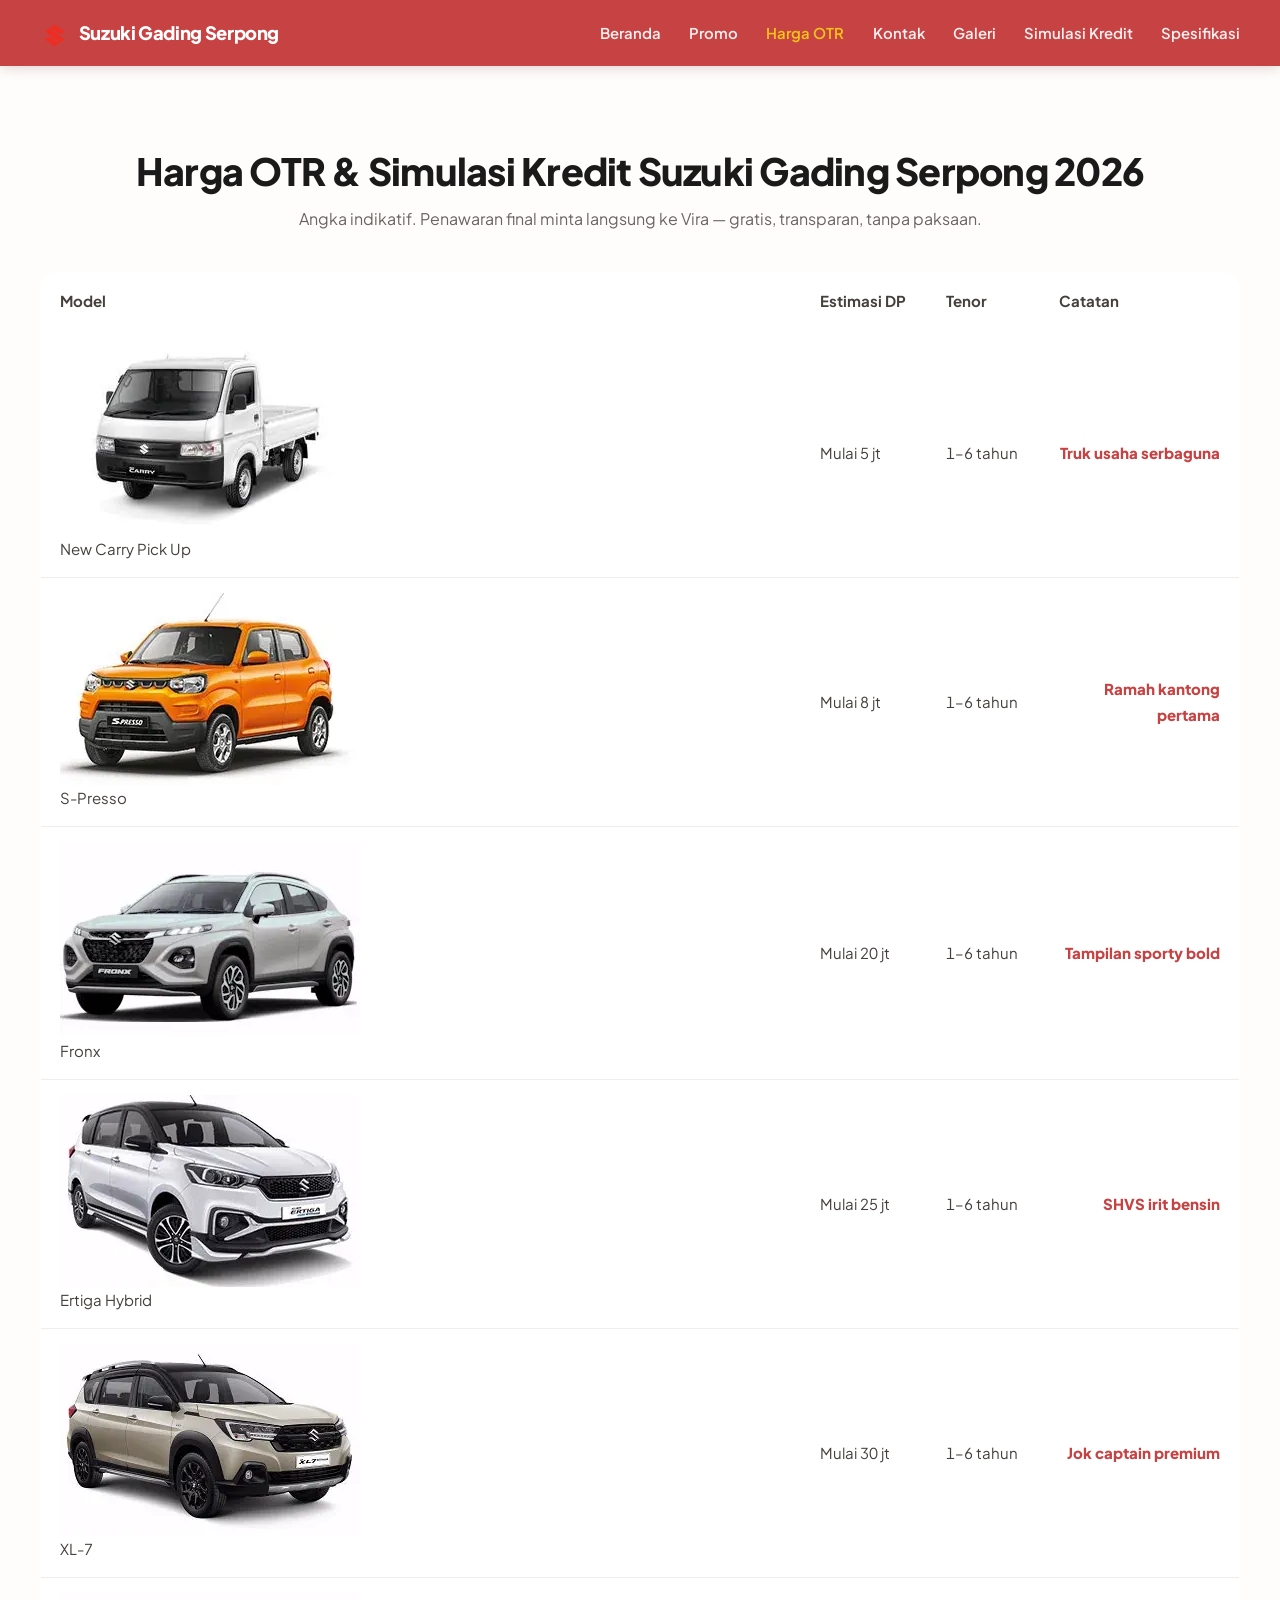
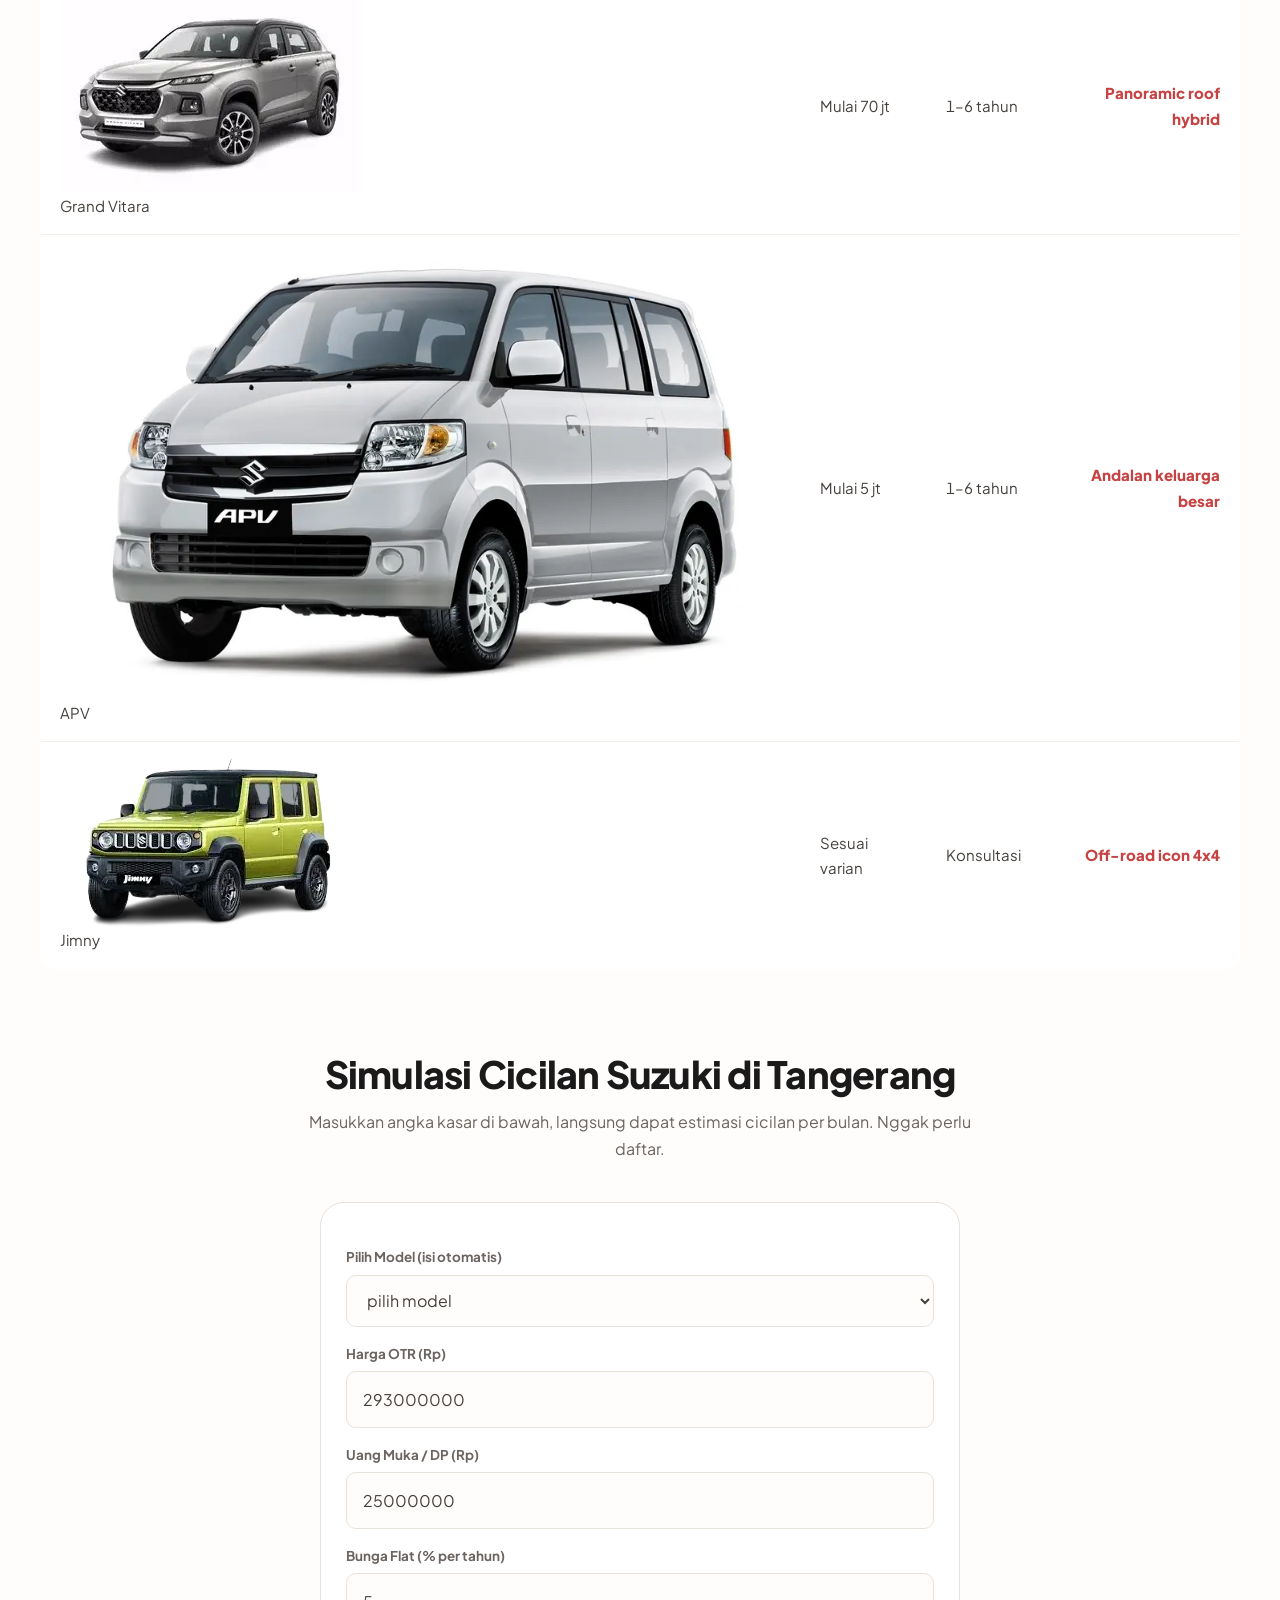
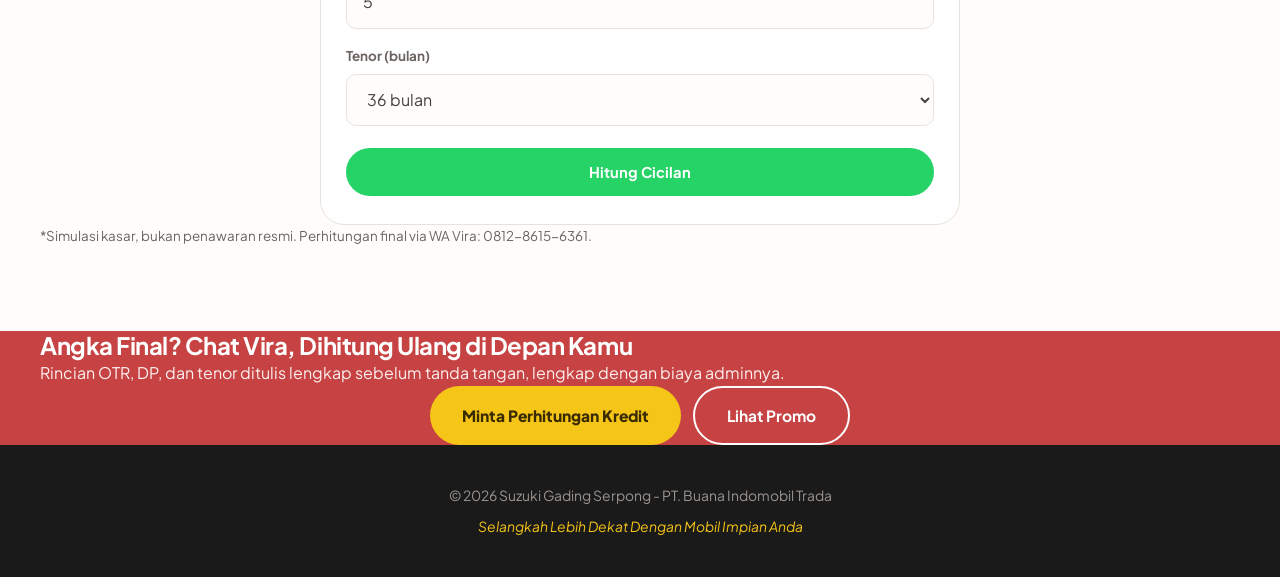
<file: harga/index.html>
<!DOCTYPE html>
<html lang="id">
<head><!-- Google Tag Manager -->
<script>(function(w,d,s,l,i){w[l]=w[l]||[];w[l].push({'gtm.start': new Date().getTime(),event:'gtm.js'});var f=d.getElementsByTagName(s)[0],j=d.createElement(s),dl=l!='dataLayer'?'&l='+l:'';j.async=true;j.src='https://www.googletagmanager.com/gtm.js?id='+i+dl;f.parentNode.insertBefore(j,f);})(window,document,'script','dataLayer','GTM-KRLQBGF9');</script>
<!-- End Google Tag Manager -->
<!--GTM_HEAD_MARKER-->


    <meta charset="UTF-8" />
    <meta name="viewport" content="width=device-width, initial-scale=1.0, viewport-fit=cover"/>
    <meta name="theme-color" content="#1a1a1a">
    <meta name="mobile-web-app-capable" content="yes">
    <meta name="apple-mobile-web-app-capable" content="yes">
    <meta name="apple-mobile-web-app-status-bar-style" content="default">

    <title>Harga OTR Suzuki Gading Serpong | Vira Shalim 0812-8615-6361</title>
    <meta name="description" content="Harga OTR &amp; simulasi kredit Suzuki Gading Serpong 2026: 8 model lengkap. Hitung DP &amp; cicilan online, konsultasi gratis bareng Vira 0812-8615-6361." />

    <meta property="og:title" content="Harga OTR & Simulasi Kredit Suzuki Gading Serpong - Vira" />
    <meta property="og:description" content="Estimasi harga OTR & cicilan Suzuki Gading Serpong Tangerang. Simulasi online, DP ringan mulai 5 jutaan. Chat Vira 0812-8615-6361." />
    <meta property="og:image" content="https://vira-suzukigadingserpong.com/assets/img/vira-apv-gadingserpong.webp" />
    <meta property="og:url" content="https://vira-suzukigadingserpong.com/harga/" />
    <meta property="og:type" content="website" />
    <meta name="twitter:card" content="summary_large_image" />
    <meta name="twitter:title" content="Harga OTR & Simulasi Kredit Suzuki Gading Serpong - Vira" />
    <meta name="twitter:description" content="Estimasi harga OTR & cicilan Suzuki Gading Serpong Tangerang. Simulasi online, DP ringan mulai 5 jutaan. Chat Vira 0812-8615-6361." />
    <meta name="twitter:image" content="https://vira-suzukigadingserpong.com/assets/img/vira-apv-gadingserpong.webp" />

    <meta name="keywords" content="harga otr suzuki gading serpong, sales cantik suzuki harga, sales suzuki terpercaya, simulasi kredit suzuki tangerang, suzuki xl7 harga otr, harga suzuki fronx, harga apv suzuki, harga murah, dp ringan, promo terbaru" />

    <meta name="geo.region" content="ID-BT" />
    <meta name="geo.placename" content="Gading Serpong, Tangerang, Banten" />
    <meta name="geo.position" content="-6.248887;106.623416" />
    <meta name="ICBM" content="-6.248887, 106.623416" />

    <link rel="canonical" href="https://vira-suzukigadingserpong.com/harga/" />
    <meta name="robots" content="index, follow">

    <link rel="icon" href="../assets/img/favicon.png" type="image/png">
    <link rel="apple-touch-icon" href="../assets/img/favicon.png">
    <link rel="shortcut icon" href="../assets/img/favicon.png" type="image/png">
    <link rel="icon" href="../assets/img/favicon.ico">

    <meta name="google-site-verification" content="gso8LGeeAhzVonB09ZYq0PQZOcu2CU7M05oWY5lladQ" />

    <link href='https://unpkg.com/boxicons@2.1.4/css/boxicons.min.css' rel='stylesheet'>

    <link rel="preconnect" href="https://fonts.googleapis.com">
    <link rel="preconnect" href="https://fonts.gstatic.com" crossorigin>
    <link href="https://fonts.googleapis.com/css2?family=Plus+Jakarta+Sans:wght@400;500;600;700;800&display=swap" rel="stylesheet" media="print" onload="this.media='all'">
    <noscript><link href="https://fonts.googleapis.com/css2?family=Plus+Jakarta+Sans:wght@400;500;600;700;800&display=swap" rel="stylesheet"></noscript>

    <link rel="stylesheet" href="/assets/css/styles.css">
    <link rel="stylesheet" href="/assets/css/app-mobile.css">
</head>
<body><!--GTM_NOSCRIPT_MARKER-->
<noscript><iframe src="https://www.googletagmanager.com/ns.html?id=GTM-KRLQBGF9"
  height="0" width="0" style="display:none;visibility:hidden"></iframe></noscript>

    <header class="header">
        <div class="container nav">
            <a href="/" class="nav__logo"><i class='bx '><img width="30" height="30" loading="eager" src="../assets/img/logosuzuki.webp" alt="Logo Suzuki" style="width: 30px; height: 30px; padding-top: 5px;"></i> Suzuki Gading Serpong</a>
            <button type="button" class="nav__more" id="navMoreBtn" aria-label="Buka menu lainnya" aria-expanded="false"><i class='bx bx-dots-horizontal-rounded'></i></button>
            <ul class="nav__list">
                <li><a href="/" class="nav__link">Beranda</a></li>
                <li><a href="/promo/" class="nav__link">Promo</a></li>
                <li><a href="/harga/" class="nav__link active">Harga OTR</a></li>
                <li><a href="/contact/" class="nav__link">Kontak</a></li>
                <li><a href="/gallery/" class="nav__link">Galeri</a></li>
                <li><a href="/simulasi-kredit/" class="nav__link">Simulasi Kredit</a></li>
                <li><a href="/spesifikasi/" class="nav__link">Spesifikasi</a></li>
            </ul>
        </div>
        <nav class="nav__drop" id="navDrop" aria-label="Menu lengkap">
            <a href="/"><i class="bx bxs-home"></i>Beranda</a>
            <a href="/promo/"><i class="bx bxs-megaphone"></i>Promo</a>
            <a href="/harga/"><i class="bx bx-purchase-tag-alt"></i>Harga OTR</a>
            <a href="/contact/"><i class="bx bxs-phone-call"></i>Kontak</a>
            <a href="/gallery/"><i class="bx bxs-photo-album"></i>Galeri</a>
            <a href="/simulasi-kredit/"><i class="bx bx-calculator"></i>Simulasi</a>
            <a href="/spesifikasi/"><i class="bx bx-list-ul"></i>Spesifikasi</a>
        </nav>
    </header>

    <section class="page">
        <div class="container">
            <h1 class="section__title">Harga OTR &amp; Simulasi Kredit Suzuki Gading Serpong 2026</h1>
            <p class="section__subtitle">Angka indikatif. Penawaran final minta langsung ke Vira &mdash; gratis, transparan, tanpa paksaan.</p>

            <div style="overflow-x:auto;">
                <table class="price-table">
                    <thead><tr><th>Model</th><th>Estimasi DP</th><th>Tenor</th><th>Catatan</th></tr></thead>
                    <tbody>
                        <tr><td><img loading="lazy" src="../assets/img/carry-pickup.webp" alt="Suzuki New Carry Pick Up Tangerang" />New Carry Pick Up</td><td>Mulai 5 jt</td><td>1&ndash;6 tahun</td><td>Truk usaha serbaguna</td></tr>
                        <tr><td><img loading="lazy" src="../assets/img/s-presso.webp" alt="Suzuki S-Presso Tangerang" />S-Presso</td><td>Mulai 8 jt</td><td>1&ndash;6 tahun</td><td>Ramah kantong pertama</td></tr>
                        <tr><td><img loading="lazy" src="../assets/img/suzuki-fronx.webp" alt="Suzuki Fronx Tangerang" />Fronx</td><td>Mulai 20 jt</td><td>1&ndash;6 tahun</td><td>Tampilan sporty bold</td></tr>
                        <tr><td><img loading="lazy" src="../assets/img/suzuki-ertiga.webp" alt="Suzuki Ertiga Hybrid Tangerang" />Ertiga Hybrid</td><td>Mulai 25 jt</td><td>1&ndash;6 tahun</td><td>SHVS irit bensin</td></tr>
                        <tr><td><img loading="lazy" src="../assets/img/suzuki-xl7.webp" alt="Suzuki XL-7 Tangerang" />XL-7</td><td>Mulai 30 jt</td><td>1&ndash;6 tahun</td><td>Jok captain premium</td></tr>
                        <tr><td><img loading="lazy" src="../assets/img/grand-vitara.webp" alt="Suzuki Grand Vitara Tangerang" />Grand Vitara</td><td>Mulai 70 jt</td><td>1&ndash;6 tahun</td><td>Panoramic roof hybrid</td></tr>
                        <tr><td><img loading="lazy" src="../assets/img/vira-apv-gadingserpong.webp" alt="Suzuki APV Tangerang" />APV</td><td>Mulai 5 jt</td><td>1&ndash;6 tahun</td><td>Andalan keluarga besar</td></tr>
                        <tr><td><img loading="lazy" src="../assets/img/jimny.webp" alt="Suzuki Jimny Tangerang" />Jimny</td><td>Sesuai varian</td><td>Konsultasi</td><td>Off-road icon 4x4</td></tr>
                    </tbody>
                </table>
            </div>
        </div>
    </section>

    <section class="page" style="padding-top:0;">
        <div class="container">
            <h2 class="section__title">Simulasi Cicilan Suzuki di Tangerang</h2>
            <p class="section__subtitle">Masukkan angka kasar di bawah, langsung dapat estimasi cicilan per bulan. Nggak perlu daftar.</p>

            <div class="calc">
                <label for="cModel">Pilih Model (isi otomatis)</label>
                <select id="cModel" onchange="setModel(this.value)">
                    <option value=""> pilih model </option>
                    <option value="130000000">New Carry Pick Up (OTR ±130 jt)</option>
                    <option value="150000000">S-Presso (OTR ±150 jt)</option>
                    <option value="240000000">Fronx (OTR ±240 jt)</option>
                    <option value="230000000">Ertiga Hybrid (OTR ±230 jt)</option>
                    <option value="250000000">XL-7 (OTR ±250 jt)</option>
                    <option value="350000000">Grand Vitara (OTR ±350 jt)</option>
                    <option value="160000000">APV (OTR ±160 jt)</option>
                    <option value="400000000">Jimny (OTR ±400 jt)</option>
                </select>

                <label for="cOtr">Harga OTR (Rp)</label>
                <input id="cOtr" type="number" min="0" step="1000000" placeholder="contoh: 293000000" value="293000000" />

                <label for="cDp">Uang Muka / DP (Rp)</label>
                <input id="cDp" type="number" min="0" step="500000" placeholder="contoh: 25000000" value="25000000" />

                <label for="cBunga">Bunga Flat (% per tahun)</label>
                <input id="cBunga" type="number" min="0" step="0.1" placeholder="contoh: 5" value="5" />

                <label for="cTenor">Tenor (bulan)</label>
                <select id="cTenor">
                    <option value="12">12 bulan</option>
                    <option value="24">24 bulan</option>
                    <option value="36" selected>36 bulan</option>
                    <option value="48">48 bulan</option>
                    <option value="60">60 bulan</option>
                    <option value="72">72 bulan</option>
                </select>

                <button class="btn-whatsapp" type="button" onclick="hitung()">Hitung Cicilan</button>
                <div class="calc-out" id="cOut"></div>
            </div>

            <p class="note">*Simulasi kasar, bukan penawaran resmi. Perhitungan final via WA Vira: 0812-8615-6361.</p>
        </div>
    </section>

    <section class="cta-band">
        <div class="container">
            <h2>Angka Final? Chat Vira, Dihitung Ulang di Depan Kamu</h2>
            <p>Rincian OTR, DP, dan tenor ditulis lengkap sebelum tanda tangan, lengkap dengan biaya adminnya.</p>
            <div class="cta-links">
                <a class="btn-light" href="https://wa.me/6281286156361?text=hallo%20kak%20Vira%2C%20mau%20tanya%20untuk%20unit%20suzukinya" target="_blank" rel="noopener">Minta Perhitungan Kredit</a>
                <a class="btn-ghost" href="/promo/">Lihat Promo</a>
            </div>
        </div>
    </section>

    <footer class="footer">
        <div class="container">
            <p>&copy; 2026 Suzuki Gading Serpong - PT. Buana Indomobil Trada</p>
            <p class="quote">Selangkah Lebih Dekat Dengan Mobil Impian Anda</p>
        </div>
    </footer>

    <script src="../assets/js/calc-core.js"></script>
    <script src="../assets/js/calc.js"></script>

    <script type="application/ld+json">
    {
        "@context": "https://schema.org",
        "@type": "AutoDealer",
        "name": "Dealer Resmi Suzuki Gading Serpong",
        "image": "https://vira-suzukigadingserpong.com/assets/img/vira-apv-gadingserpong.webp",
        "url": "https://vira-suzukigadingserpong.com/",
        "telephone": [
        {
            "@type": "ContactPoint",
            "telephone": "+6281286156361",
            "contactType": "sales"
        },
        {
            "@type": "ContactPoint",
            "telephone": "+628138246131",
            "contactType": "sales"
        }
        ],
        "priceRange": "Rp 150.000.000 - Rp 500.000.000",
        "address": {
            "@type": "PostalAddress",
            "streetAddress": "Jl. Boulevard Kav. CBD Blok M5 No. 25-26",
            "addressLocality": "Tangerang",
            "addressRegion": "Banten",
            "postalCode": "15345",
            "addressCountry": "ID"
        },
        "geo": {
            "@type": "GeoCoordinates",
            "latitude": -6.248887,
            "longitude": 106.623416
        },
        "openingHours": "Mo-Sa 08:00-17:00",
                "areaServed": [
        {
            "@type": "City",
            "name": "Gading Serpong"
        },
{
            "@type": "City",
            "name": "Jakarta Barat"
        },
{
            "@type": "City",
            "name": "Jakarta Pusat"
        },


        {
            "@type": "City",
            "name": "Alam Sutera"
        },
        {
            "@type": "City",
            "name": "Kelapa Dua"
        }

],"sameAs": [
            "https://www.instagram.com/vira_suzukigds/",
            "https://www.suzuki.co.id/"
        ]
    }
    </script>
<nav class="v-appbar" aria-label="Menu cepat">
    <a href="/"><i class="bx bxs-home"></i><span>Beranda</span></a>
    <a href="/promo/"><i class="bx bxs-megaphone"></i><span>Promo</span></a>
    <a class="v-wa" href="https://wa.me/6281286156361?text=hallo%20kak%20Vira%2C%20mau%20tanya%20untuk%20unit%20suzukinya" target="_blank" rel="noopener"><i class="bx bxl-whatsapp"></i><span>Chat</span></a>
    <a href="/harga/"><i class="bx bx-purchase-tag-alt"></i><span>Harga</span></a>
    <a href="/gallery/"><i class="bx bxs-photo-album"></i><span>Galeri</span></a>
</nav>
<script>(function(){var b=document.getElementById('navMoreBtn'),d=document.getElementById('navDrop');if(b&&d){b.addEventListener('click',function(e){e.stopPropagation();var o=d.classList.toggle('open');b.setAttribute('aria-expanded',o);});document.addEventListener('click',function(e){if(!d.contains(e.target)&&!b.contains(e.target)){d.classList.remove('open');b.setAttribute('aria-expanded','false');}});}var p=location.pathname;document.querySelectorAll('.v-appbar a,.nav__drop a').forEach(function(a){if(a.pathname===p)a.classList.add('v-on')});})();</script><!--TRACK_JS_MARKER-->
<script src="/assets/js/track.js" defer></script>
</body>
</html>
</file>
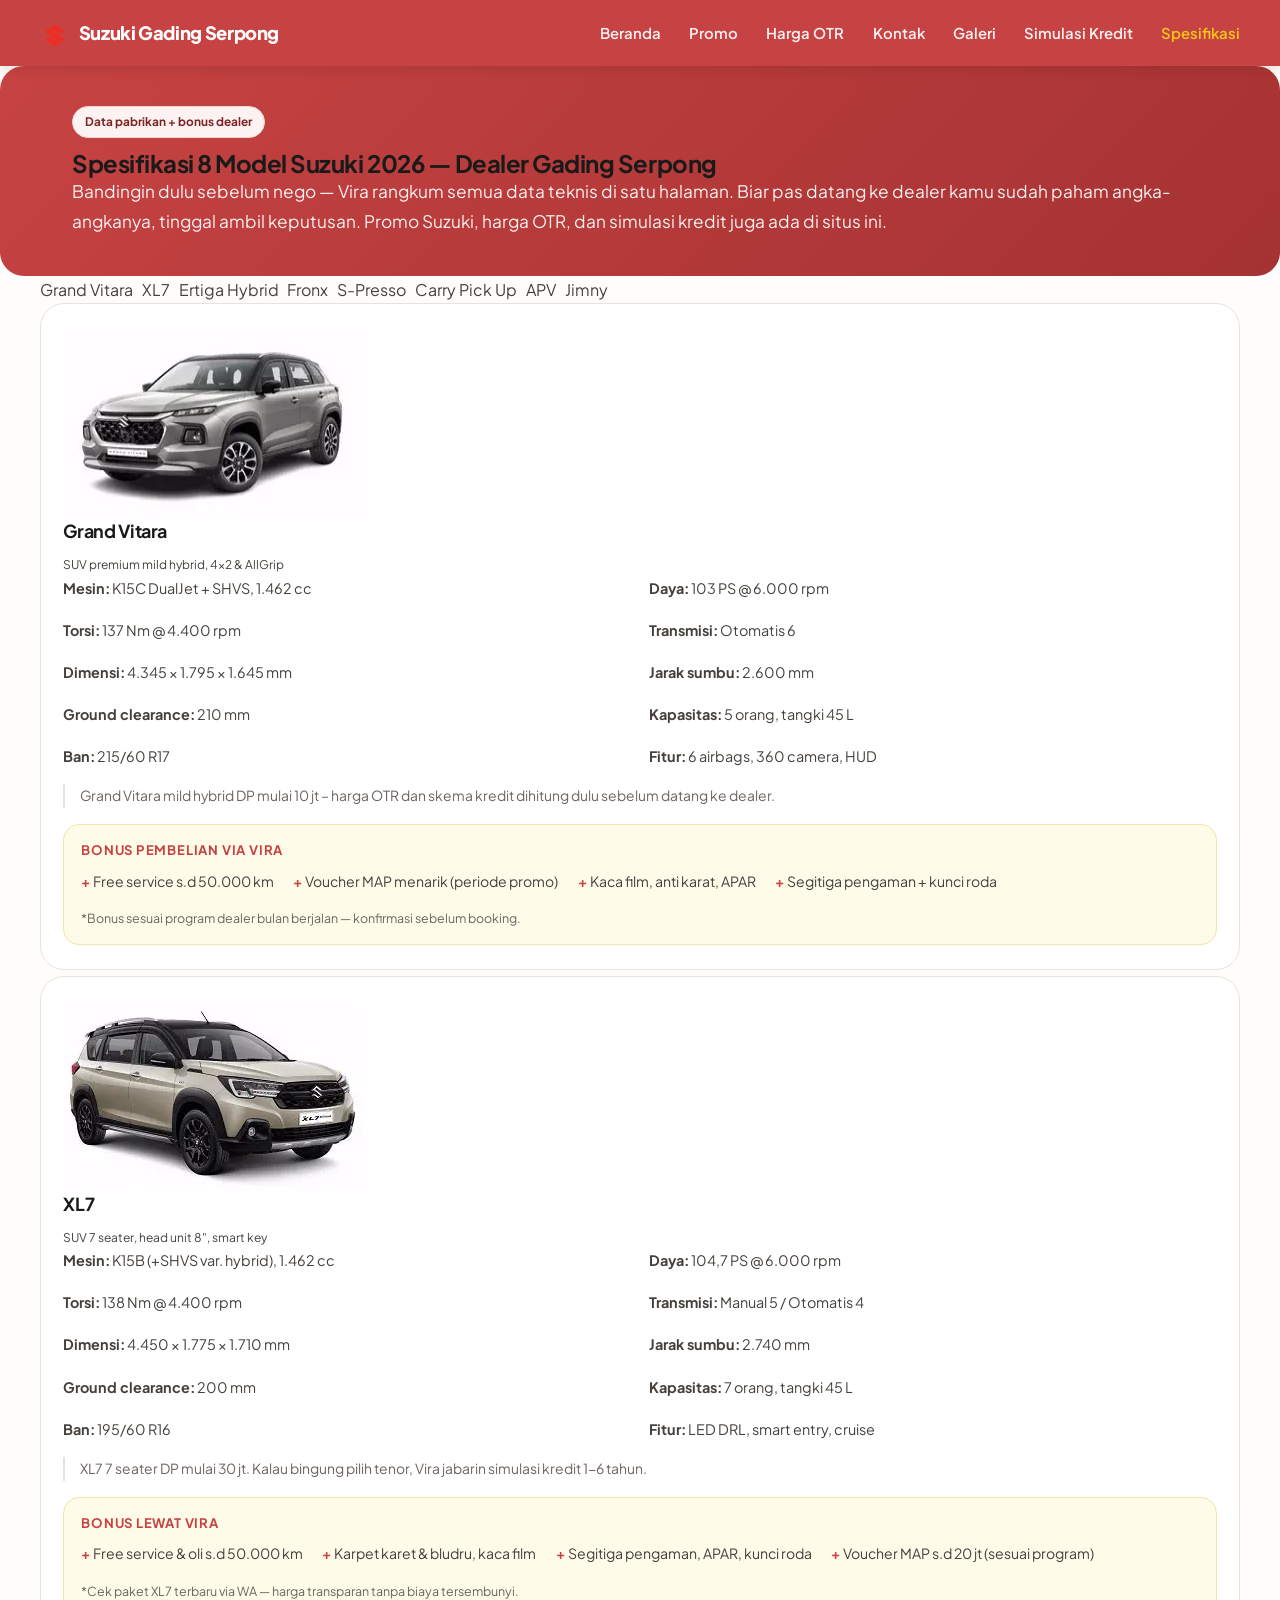
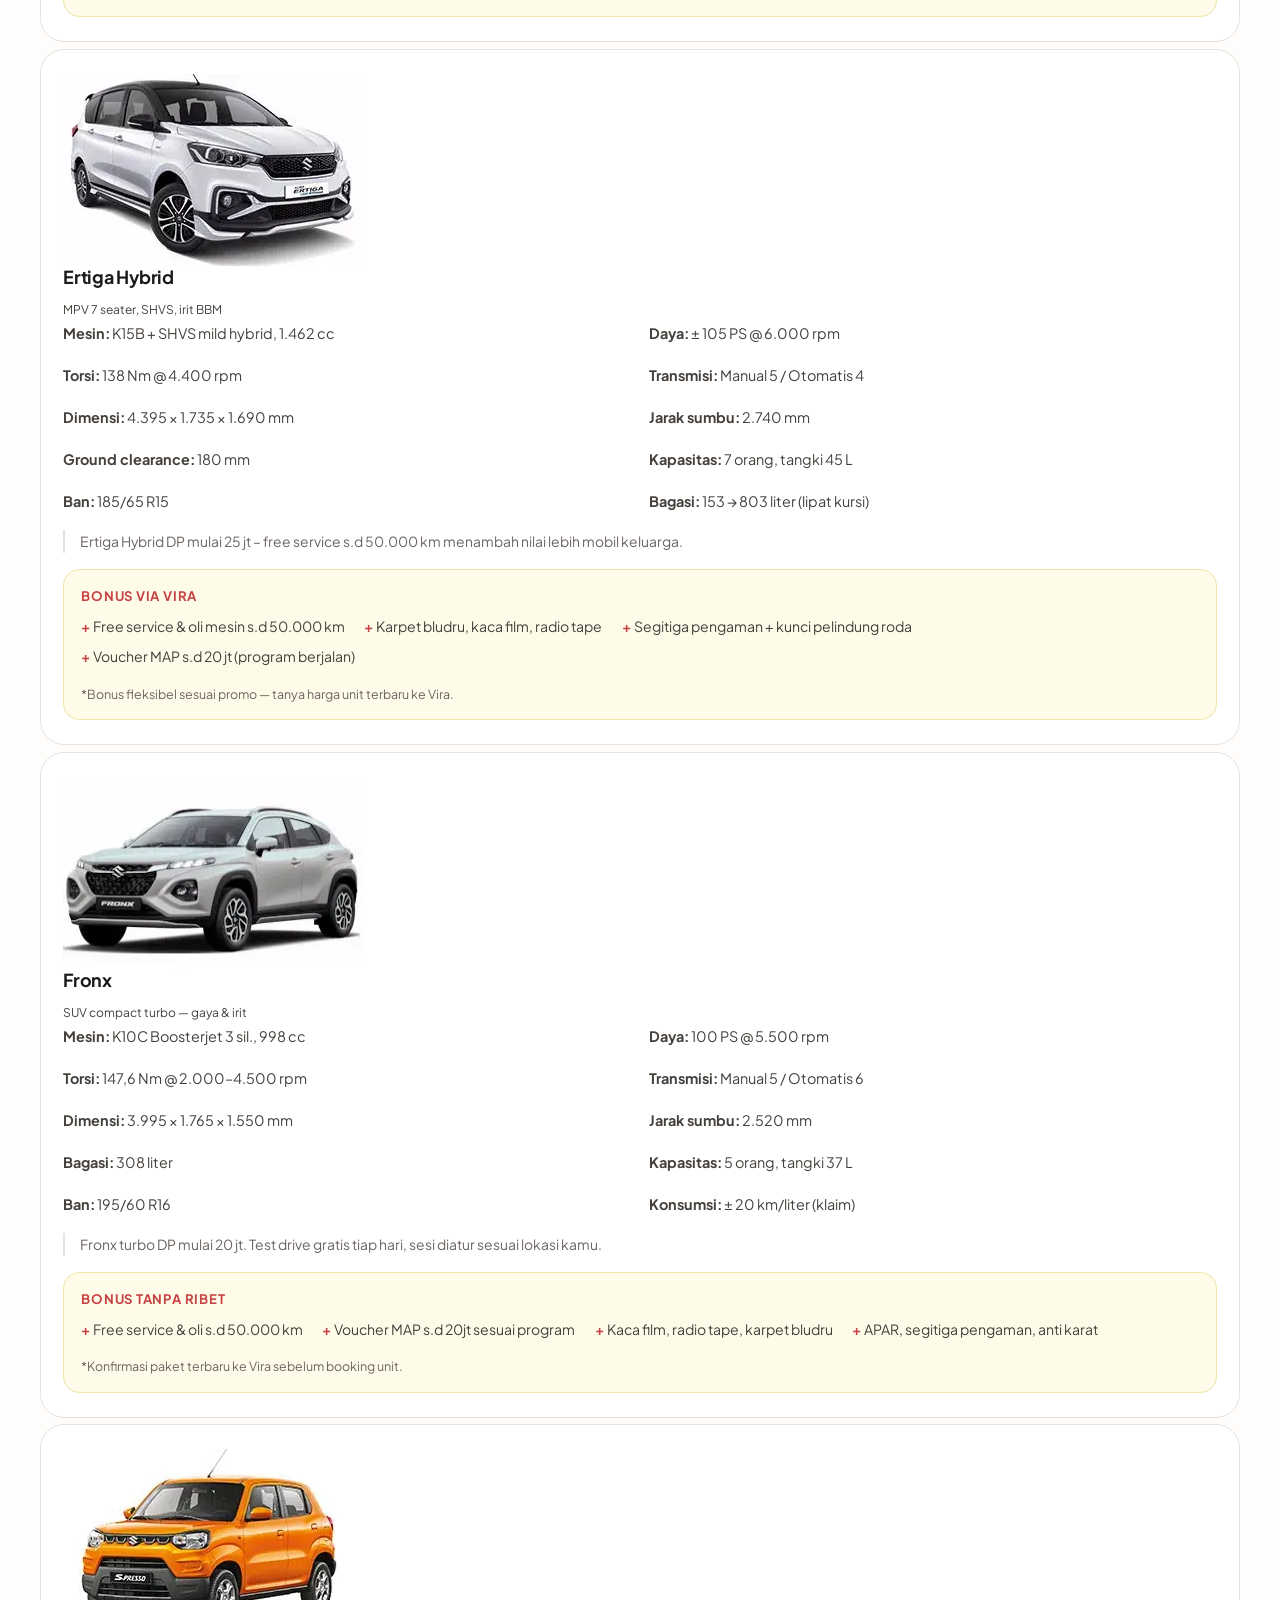
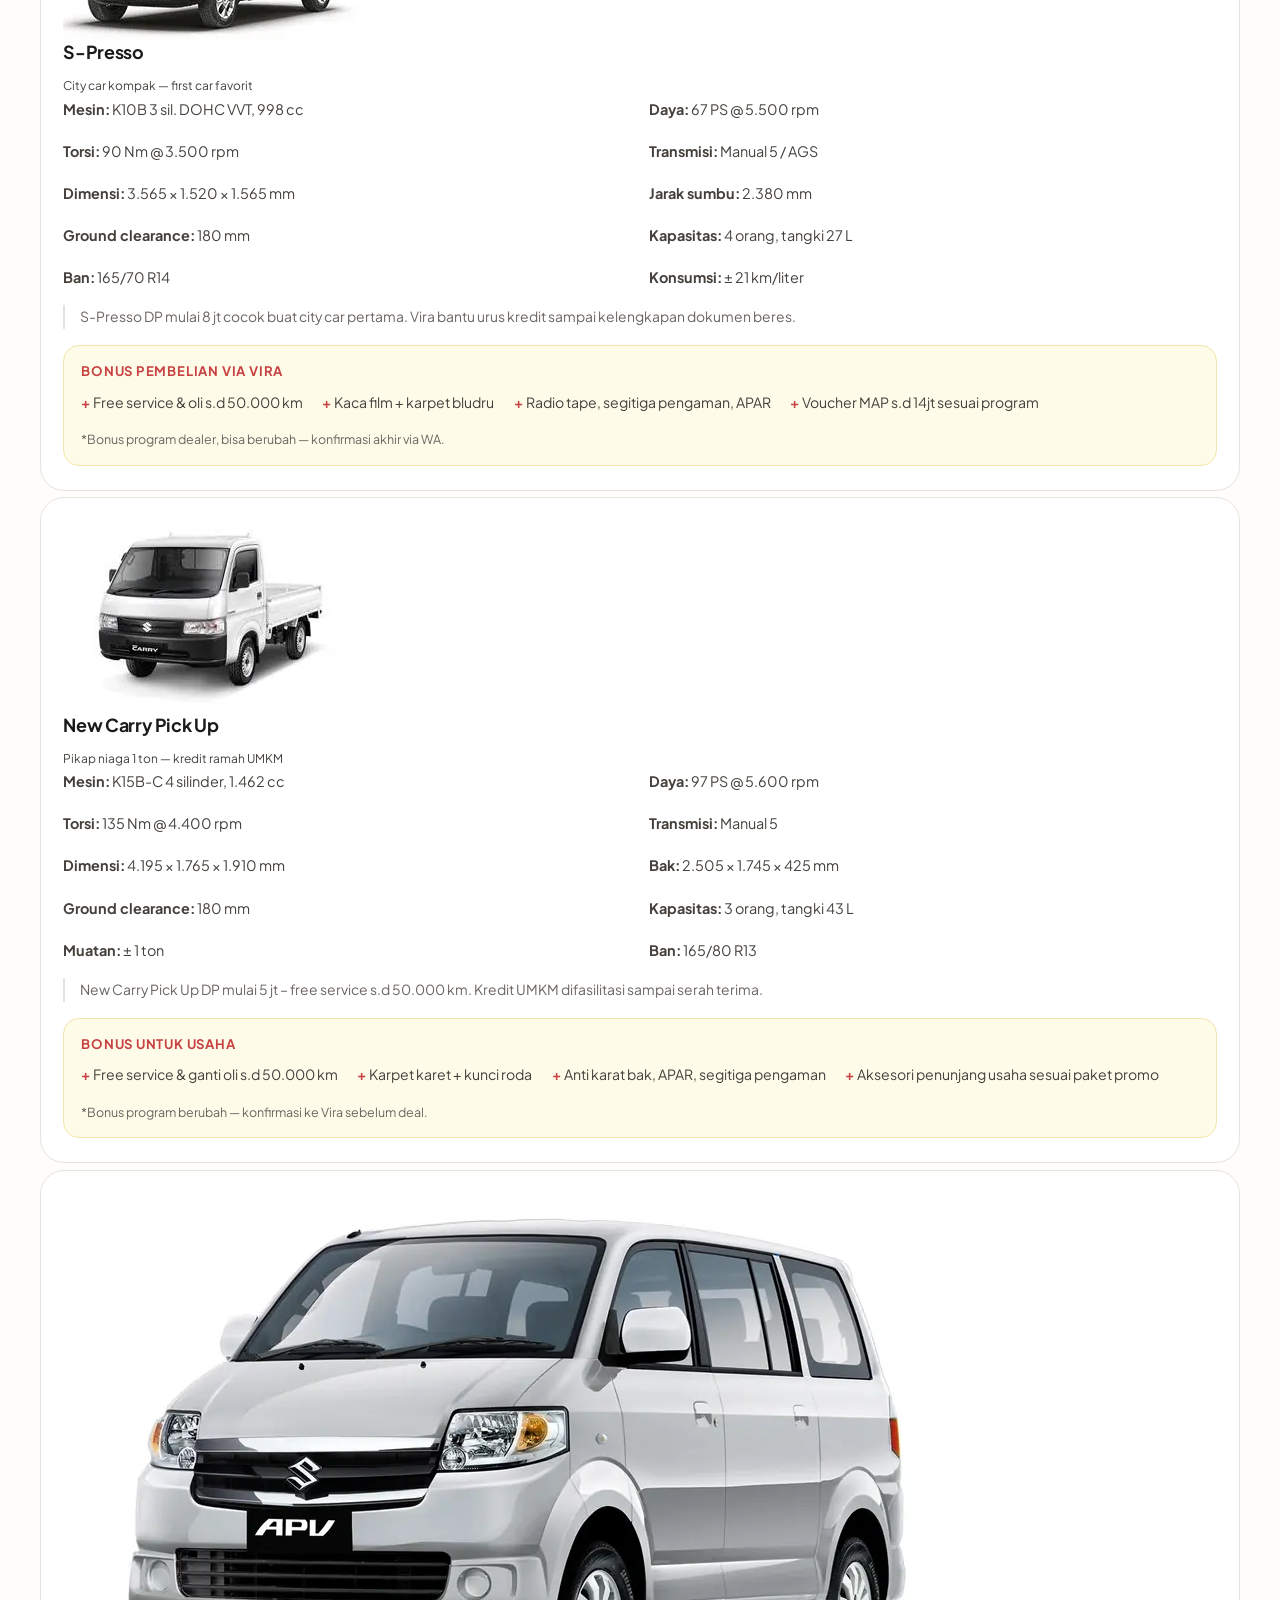
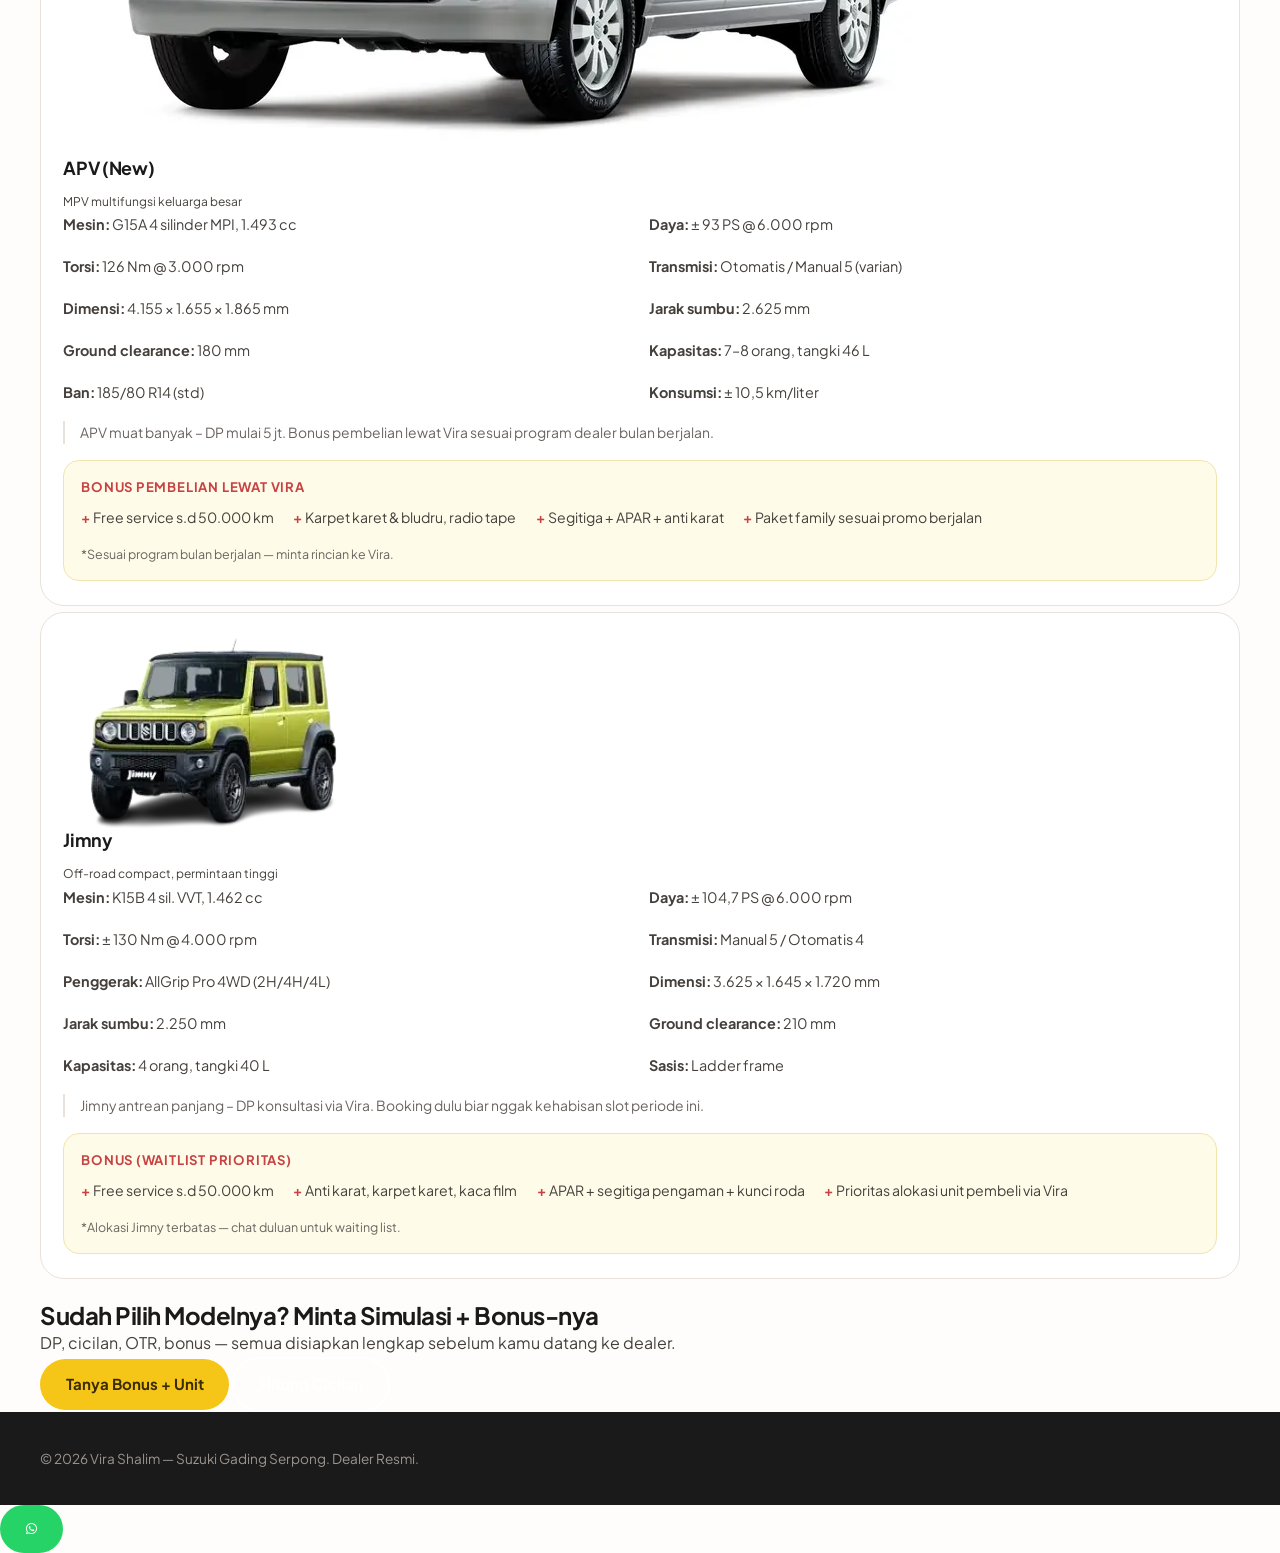
<file: spesifikasi/index.html>
<!DOCTYPE html>
<html lang="id">
<head><!-- Google Tag Manager -->
<script>(function(w,d,s,l,i){w[l]=w[l]||[];w[l].push({'gtm.start': new Date().getTime(),event:'gtm.js'});var f=d.getElementsByTagName(s)[0],j=d.createElement(s),dl=l!='dataLayer'?'&l='+l:'';j.async=true;j.src='https://www.googletagmanager.com/gtm.js?id='+i+dl;f.parentNode.insertBefore(j,f);})(window,document,'script','dataLayer','GTM-KRLQBGF9');</script>
<!-- End Google Tag Manager -->
<!--GTM_HEAD_MARKER-->


    <meta charset="UTF-8" />
    <meta name="viewport" content="width=device-width, initial-scale=1.0, viewport-fit=cover"/>
    <meta name="theme-color" content="#1a1a1a">
    <meta name="mobile-web-app-capable" content="yes">
    <meta name="apple-mobile-web-app-capable" content="yes">
    <meta name="apple-mobile-web-app-status-bar-style" content="default">

    <title>Spesifikasi Suzuki 2026 Komplet - Sales Vira Tangerang</title>
    <meta name="description" content="Spesifikasi mobil Suzuki 2026: 8 model, mesin, dimensi, torsi, BBM + bonus. Sales resmi Vira, promo &amp; harga OTR Gading Serpong. WA 0812-8615-6361." />

    <meta property="og:title" content="Spesifikasi Mobil Suzuki 2026 Lengkap - Vira Shalim" />
    <meta property="og:description" content="Spesifikasi mobil Suzuki 2026, data teknis 8 model & bonus lewat sales Vira. Promo, harga OTR & DP ringan. WA 0812-8615-6361." />
    <meta property="og:image" content="https://vira-suzukigadingserpong.com/assets/img/promo-spesial-suzuki-gading-serpong.webp" />
    <meta property="og:url" content="https://vira-suzukigadingserpong.com/spesifikasi/" />
    <meta property="og:type" content="website" />
    <meta name="twitter:card" content="summary_large_image" />
    <meta name="twitter:title" content="Spesifikasi Mobil Suzuki 2026 Lengkap - Vira Shalim" />
    <meta name="twitter:description" content="Spesifikasi mobil Suzuki 2026, data teknis 8 model & bonus lewat sales Vira. Promo, harga OTR & DP ringan. WA 0812-8615-6361." />
    <meta name="twitter:image" content="https://vira-suzukigadingserpong.com/assets/img/promo-spesial-suzuki-gading-serpong.webp" />

    <meta name="keywords" content="spesifikasi mobil suzuki, sales cantik suzuki, sales suzuki terpercaya, spesifikasi suzuki 2026, spesifikasi ertiga hybrid, spesifikasi xl7, spesifikasi fronx, spesifikasi jimny, spesifikasi grand vitara, spesifikasi carry pick up, spesifikasi apv, promo suzuki gading serpong, harga suzuki gading serpong, dealer suzuki gading serpong, promo terbaru, dp ringan" />

    <meta name="geo.region" content="ID-BT" />
    <meta name="geo.placename" content="Gading Serpong, Tangerang, Banten" />
    <meta name="geo.position" content="-6.248887;106.623416" />
    <meta name="ICBM" content="-6.248887, 106.623416" />

    <link rel="canonical" href="https://vira-suzukigadingserpong.com/spesifikasi/" />
    <meta name="robots" content="index, follow">

    <link rel="icon" href="../assets/img/favicon.png" type="image/png">
    <link rel="apple-touch-icon" href="../assets/img/favicon.png">
    <link rel="shortcut icon" href="../assets/img/favicon.png" type="image/png">
    <link rel="icon" href="../assets/img/favicon.ico">

    <meta name="google-site-verification" content="gso8LGeeAhzVonB09ZYq0PQZOcu2CU7M05oWY5lladQ" />

    <link href='https://unpkg.com/boxicons@2.1.4/css/boxicons.min.css' rel='stylesheet'>

    <link rel="preconnect" href="https://fonts.googleapis.com">
    <link rel="preconnect" href="https://fonts.gstatic.com" crossorigin>
    <link href="https://fonts.googleapis.com/css2?family=Plus+Jakarta+Sans:wght@400;500;600;700;800&display=swap" rel="stylesheet" media="print" onload="this.media='all'">
    <noscript><link href="https://fonts.googleapis.com/css2?family=Plus+Jakarta+Sans:wght@400;500;600;700;800&display=swap" rel="stylesheet"></noscript>

    <link rel="stylesheet" href="/assets/css/styles.css">
    <link rel="stylesheet" href="/assets/css/app-mobile.css">
</head>
<body><!--GTM_NOSCRIPT_MARKER-->
<noscript><iframe src="https://www.googletagmanager.com/ns.html?id=GTM-KRLQBGF9"
  height="0" width="0" style="display:none;visibility:hidden"></iframe></noscript>


    <header class="header">
        <div class="container nav">
            <a href="/" class="nav__logo"><i class='bx '><img width="30" height="30" loading="eager" src="../assets/img/logosuzuki.webp" alt="Logo Suzuki" style="width: 30px; height: 30px; padding-top: 5px;"></i> Suzuki Gading Serpong</a>
            <button type="button" class="nav__more" id="navMoreBtn" aria-label="Buka menu lainnya" aria-expanded="false"><i class='bx bx-dots-horizontal-rounded'></i></button>
            <ul class="nav__list">
                <li><a href="/" class="nav__link">Beranda</a></li>
                <li><a href="/promo/" class="nav__link">Promo</a></li>
                <li><a href="/harga/" class="nav__link">Harga OTR</a></li>
                <li><a href="/contact/" class="nav__link">Kontak</a></li>
                <li><a href="/gallery/" class="nav__link">Galeri</a></li>
                <li><a href="/simulasi-kredit/" class="nav__link">Simulasi Kredit</a></li>
                <li><a href="/spesifikasi/" class="nav__link active">Spesifikasi</a></li>
            </ul>
        </div>
        <nav class="nav__drop" id="navDrop" aria-label="Menu lengkap">
            <a href="/"><i class="bx bxs-home"></i>Beranda</a>
            <a href="/promo/"><i class="bx bxs-megaphone"></i>Promo</a>
            <a href="/harga/"><i class="bx bx-purchase-tag-alt"></i>Harga OTR</a>
            <a href="/contact/"><i class="bx bxs-phone-call"></i>Kontak</a>
            <a href="/gallery/"><i class="bx bxs-photo-album"></i>Galeri</a>
            <a href="/simulasi-kredit/"><i class="bx bx-calculator"></i>Simulasi</a>
            <a href="/spesifikasi/"><i class="bx bx-list-ul"></i>Spesifikasi</a>
        </nav>
    </header>

    <section class="vs-hero">
        <div class="container">
            <span class="vs-tag">Data pabrikan + bonus dealer</span>
            <h1>Spesifikasi 8 Model Suzuki 2026 — Dealer Gading Serpong</h1>
            <p class="lead">Bandingin dulu sebelum nego — Vira rangkum semua data teknis di satu halaman. Biar pas datang ke dealer kamu sudah paham angka-angkanya, tinggal ambil keputusan. Promo Suzuki, harga OTR, dan simulasi kredit juga ada di situs ini.</p>
        </div>
    </section>

    <div class="container">
        <div class="vs-chips">
            <a href="#gv">Grand Vitara</a>
            <a href="#xl7">XL7</a>
            <a href="#ertiga">Ertiga Hybrid</a>
            <a href="#fronx">Fronx</a>
            <a href="#spresso">S-Presso</a>
            <a href="#carry">Carry Pick Up</a>
            <a href="#apv">APV</a>
            <a href="#jimny">Jimny</a>
        </div>

        <div class="vs-list">

            <div class="vs-card" id="gv">
                <img width="300" height="192" loading="lazy" src="../assets/img/grand-vitara.webp" alt="Grand Vitara SUV mesin K15C mild hybrid Tangerang" />
                <div>
                    <h3>Grand Vitara</h3>
                    <small>SUV premium mild hybrid, 4x2 &amp; AllGrip</small>
                    <div class="vs-grid">
                        <div><b>Mesin:</b> K15C DualJet + SHVS, 1.462 cc</div>
                        <div><b>Daya:</b> 103 PS @ 6.000 rpm</div>
                        <div><b>Torsi:</b> 137 Nm @ 4.400 rpm</div>
                        <div><b>Transmisi:</b> Otomatis 6</div>
                        <div><b>Dimensi:</b> 4.345 × 1.795 × 1.645 mm</div>
                        <div><b>Jarak sumbu:</b> 2.600 mm</div>
                        <div><b>Ground clearance:</b> 210 mm</div>
                        <div><b>Kapasitas:</b> 5 orang, tangki 45 L</div>
                        <div><b>Ban:</b> 215/60 R17</div>
                        <div><b>Fitur:</b> 6 airbags, 360 camera, HUD</div>
                    </div>
                                        <p class="vs-seo" data-gap="gv">Grand Vitara mild hybrid DP mulai 10 jt &ndash; harga OTR dan skema kredit dihitung dulu sebelum datang ke dealer.</p>
                <div class="vs-bonus">
                        <b>Bonus pembelian via Vira</b>
                        <ul>
                            <li>Free service s.d 50.000 km</li>
                            <li>Voucher MAP menarik (periode promo)</li>
                            <li>Kaca film, anti karat, APAR</li>
                            <li>Segitiga pengaman + kunci roda</li>
                        </ul>
                        <p class="vs-note">*Bonus sesuai program dealer bulan berjalan — konfirmasi sebelum booking.</p>
                    </div>
                </div>
            </div>

            <div class="vs-card" id="xl7">
                <img width="300" height="192" loading="lazy" src="../assets/img/suzuki-xl7.webp" alt="XL7 SUV 7 seater fitur LSE Tangerang" />
                <div>
                    <h3>XL7</h3>
                    <small>SUV 7 seater, head unit 8", smart key</small>
                    <div class="vs-grid">
                        <div><b>Mesin:</b> K15B (+SHVS var. hybrid), 1.462 cc</div>
                        <div><b>Daya:</b> 104,7 PS @ 6.000 rpm</div>
                        <div><b>Torsi:</b> 138 Nm @ 4.400 rpm</div>
                        <div><b>Transmisi:</b> Manual 5 / Otomatis 4</div>
                        <div><b>Dimensi:</b> 4.450 × 1.775 × 1.710 mm</div>
                        <div><b>Jarak sumbu:</b> 2.740 mm</div>
                        <div><b>Ground clearance:</b> 200 mm</div>
                        <div><b>Kapasitas:</b> 7 orang, tangki 45 L</div>
                        <div><b>Ban:</b> 195/60 R16</div>
                        <div><b>Fitur:</b> LED DRL, smart entry, cruise</div>
                    </div>
                                        <p class="vs-seo" data-gap="xl7">XL7 7 seater DP mulai 30 jt. Kalau bingung pilih tenor, Vira jabarin simulasi kredit 1-6 tahun.</p>
                <div class="vs-bonus">
                        <b>Bonus lewat Vira</b>
                        <ul>
                            <li>Free service &amp; oli s.d 50.000 km</li>
                            <li>Karpet karet &amp; bludru, kaca film</li>
                            <li>Segitiga pengaman, APAR, kunci roda</li>
                            <li>Voucher MAP s.d 20 jt (sesuai program)</li>
                        </ul>
                        <p class="vs-note">*Cek paket XL7 terbaru via WA — harga transparan tanpa biaya tersembunyi.</p>
                    </div>
                </div>
            </div>

            <div class="vs-card" id="ertiga">
                <img width="300" height="192" loading="lazy" src="../assets/img/suzuki-ertiga.webp" alt="Ertiga Hybrid MPV 7 seater irit SHVS Tangerang" />
                <div>
                    <h3>Ertiga Hybrid</h3>
                    <small>MPV 7 seater, SHVS, irit BBM</small>
                    <div class="vs-grid">
                        <div><b>Mesin:</b> K15B + SHVS mild hybrid, 1.462 cc</div>
                        <div><b>Daya:</b> ± 105 PS @ 6.000 rpm</div>
                        <div><b>Torsi:</b> 138 Nm @ 4.400 rpm</div>
                        <div><b>Transmisi:</b> Manual 5 / Otomatis 4</div>
                        <div><b>Dimensi:</b> 4.395 × 1.735 × 1.690 mm</div>
                        <div><b>Jarak sumbu:</b> 2.740 mm</div>
                        <div><b>Ground clearance:</b> 180 mm</div>
                        <div><b>Kapasitas:</b> 7 orang, tangki 45 L</div>
                        <div><b>Ban:</b> 185/65 R15</div>
                        <div><b>Bagasi:</b> 153 → 803 liter (lipat kursi)</div>
                    </div>
                                        <p class="vs-seo" data-gap="ertiga">Ertiga Hybrid DP mulai 25 jt &ndash; free service s.d 50.000 km menambah nilai lebih mobil keluarga.</p>
                <div class="vs-bonus">
                        <b>Bonus via Vira</b>
                        <ul>
                            <li>Free service &amp; oli mesin s.d 50.000 km</li>
                            <li>Karpet bludru, kaca film, radio tape</li>
                            <li>Segitiga pengaman + kunci pelindung roda</li>
                            <li>Voucher MAP s.d 20 jt (program berjalan)</li>
                        </ul>
                        <p class="vs-note">*Bonus fleksibel sesuai promo — tanya harga unit terbaru ke Vira.</p>
                    </div>
                </div>
            </div>

            <div class="vs-card" id="fronx">
                <img width="300" height="192" loading="lazy" src="../assets/img/suzuki-fronx.webp" alt="Suzuki Fronx SUV turbo hybrid Tangerang" />
                <div>
                    <h3>Fronx</h3>
                    <small>SUV compact turbo — gaya &amp; irit</small>
                    <div class="vs-grid">
                        <div><b>Mesin:</b> K10C Boosterjet 3 sil., 998 cc</div>
                        <div><b>Daya:</b> 100 PS @ 5.500 rpm</div>
                        <div><b>Torsi:</b> 147,6 Nm @ 2.000–4.500 rpm</div>
                        <div><b>Transmisi:</b> Manual 5 / Otomatis 6</div>
                        <div><b>Dimensi:</b> 3.995 × 1.765 × 1.550 mm</div>
                        <div><b>Jarak sumbu:</b> 2.520 mm</div>
                        <div><b>Bagasi:</b> 308 liter</div>
                        <div><b>Kapasitas:</b> 5 orang, tangki 37 L</div>
                        <div><b>Ban:</b> 195/60 R16</div>
                        <div><b>Konsumsi:</b> ± 20 km/liter (klaim)</div>
                    </div>
                                        <p class="vs-seo" data-gap="fronx">Fronx turbo DP mulai 20 jt. Test drive gratis tiap hari, sesi diatur sesuai lokasi kamu.</p>
                <div class="vs-bonus">
                        <b>Bonus tanpa ribet</b>
                        <ul>
                            <li>Free service &amp; oli s.d 50.000 km</li>
                            <li>Voucher MAP s.d 20jt sesuai program</li>
                            <li>Kaca film, radio tape, karpet bludru</li>
                            <li>APAR, segitiga pengaman, anti karat</li>
                        </ul>
                        <p class="vs-note">*Konfirmasi paket terbaru ke Vira sebelum booking unit.</p>
                    </div>
                </div>
            </div>

            <div class="vs-card" id="spresso">
                <img width="300" height="192" loading="lazy" src="../assets/img/s-presso.webp" alt="Suzuki S-Presso city car kompak Tangerang" />
                <div>
                    <h3>S-Presso</h3>
                    <small>City car kompak — first car favorit</small>
                    <div class="vs-grid">
                        <div><b>Mesin:</b> K10B 3 sil. DOHC VVT, 998 cc</div>
                        <div><b>Daya:</b> 67 PS @ 5.500 rpm</div>
                        <div><b>Torsi:</b> 90 Nm @ 3.500 rpm</div>
                        <div><b>Transmisi:</b> Manual 5 / AGS</div>
                        <div><b>Dimensi:</b> 3.565 × 1.520 × 1.565 mm</div>
                        <div><b>Jarak sumbu:</b> 2.380 mm</div>
                        <div><b>Ground clearance:</b> 180 mm</div>
                        <div><b>Kapasitas:</b> 4 orang, tangki 27 L</div>
                        <div><b>Ban:</b> 165/70 R14</div>
                        <div><b>Konsumsi:</b> ± 21 km/liter</div>
                    </div>
                                        <p class="vs-seo" data-gap="spresso">S-Presso DP mulai 8 jt cocok buat city car pertama. Vira bantu urus kredit sampai kelengkapan dokumen beres.</p>
                <div class="vs-bonus">
                        <b>Bonus pembelian via Vira</b>
                        <ul>
                            <li>Free service &amp; oli s.d 50.000 km</li>
                            <li>Kaca film + karpet bludru</li>
                            <li>Radio tape, segitiga pengaman, APAR</li>
                            <li>Voucher MAP s.d 14jt sesuai program</li>
                        </ul>
                        <p class="vs-note">*Bonus program dealer, bisa berubah — konfirmasi akhir via WA.</p>
                    </div>
                </div>
            </div>

            <div class="vs-card" id="carry">
                <img width="300" height="192" loading="lazy" src="../assets/img/carry-pickup.webp" alt="New Carry Pick Up pikap niaga 1 ton Tangerang" />
                <div>
                    <h3>New Carry Pick Up</h3>
                    <small>Pikap niaga 1 ton — kredit ramah UMKM</small>
                    <div class="vs-grid">
                        <div><b>Mesin:</b> K15B-C 4 silinder, 1.462 cc</div>
                        <div><b>Daya:</b> 97 PS @ 5.600 rpm</div>
                        <div><b>Torsi:</b> 135 Nm @ 4.400 rpm</div>
                        <div><b>Transmisi:</b> Manual 5</div>
                        <div><b>Dimensi:</b> 4.195 × 1.765 × 1.910 mm</div>
                        <div><b>Bak:</b> 2.505 × 1.745 × 425 mm</div>
                        <div><b>Ground clearance:</b> 180 mm</div>
                        <div><b>Kapasitas:</b> 3 orang, tangki 43 L</div>
                        <div><b>Muatan:</b> ± 1 ton</div>
                        <div><b>Ban:</b> 165/80 R13</div>
                    </div>
                                        <p class="vs-seo" data-gap="carry">New Carry Pick Up DP mulai 5 jt &ndash; free service s.d 50.000 km. Kredit UMKM difasilitasi sampai serah terima.</p>
                <div class="vs-bonus">
                        <b>Bonus untuk usaha</b>
                        <ul>
                            <li>Free service &amp; ganti oli s.d 50.000 km</li>
                            <li>Karpet karet + kunci roda</li>
                            <li>Anti karat bak, APAR, segitiga pengaman</li>
                            <li>Aksesori penunjang usaha sesuai paket promo</li>
                        </ul>
                        <p class="vs-note">*Bonus program berubah — konfirmasi ke Vira sebelum deal.</p>
                    </div>
                </div>
            </div>

            <div class="vs-card" id="apv">
                <img loading="lazy" src="../assets/img/vira-apv-gadingserpong.webp" alt="New APV MPV multifungsi keluarga Tangerang" />
                <div>
                    <h3>APV (New)</h3>
                    <small>MPV multifungsi keluarga besar</small>
                    <div class="vs-grid">
                        <div><b>Mesin:</b> G15A 4 silinder MPI, 1.493 cc</div>
                        <div><b>Daya:</b> ± 93 PS @ 6.000 rpm</div>
                        <div><b>Torsi:</b> 126 Nm @ 3.000 rpm</div>
                        <div><b>Transmisi:</b> Otomatis / Manual 5 (varian)</div>
                        <div><b>Dimensi:</b> 4.155 × 1.655 × 1.865 mm</div>
                        <div><b>Jarak sumbu:</b> 2.625 mm</div>
                        <div><b>Ground clearance:</b> 180 mm</div>
                        <div><b>Kapasitas:</b> 7–8 orang, tangki 46 L</div>
                        <div><b>Ban:</b> 185/80 R14 (std)</div>
                        <div><b>Konsumsi:</b> ± 10,5 km/liter</div>
                    </div>
                                        <p class="vs-seo" data-gap="apv">APV muat banyak &ndash; DP mulai 5 jt. Bonus pembelian lewat Vira sesuai program dealer bulan berjalan.</p>
                <div class="vs-bonus">
                        <b>Bonus pembelian lewat Vira</b>
                        <ul>
                            <li>Free service s.d 50.000 km</li>
                            <li>Karpet karet &amp; bludru, radio tape</li>
                            <li>Segitiga + APAR + anti karat</li>
                            <li>Paket family sesuai promo berjalan</li>
                        </ul>
                        <p class="vs-note">*Sesuai program bulan berjalan — minta rincian ke Vira.</p>
                    </div>
                </div>
            </div>

            <div class="vs-card" id="jimny">
                <img width="300" height="192" loading="lazy" src="../assets/img/jimny.webp" alt="Suzuki Jimny off-road 4x4 compact Tangerang" />
                <div>
                    <h3>Jimny</h3>
                    <small>Off-road compact, permintaan tinggi</small>
                    <div class="vs-grid">
                        <div><b>Mesin:</b> K15B 4 sil. VVT, 1.462 cc</div>
                        <div><b>Daya:</b> ± 104,7 PS @ 6.000 rpm</div>
                        <div><b>Torsi:</b> ± 130 Nm @ 4.000 rpm</div>
                        <div><b>Transmisi:</b> Manual 5 / Otomatis 4</div>
                        <div><b>Penggerak:</b> AllGrip Pro 4WD (2H/4H/4L)</div>
                        <div><b>Dimensi:</b> 3.625 × 1.645 × 1.720 mm</div>
                        <div><b>Jarak sumbu:</b> 2.250 mm</div>
                        <div><b>Ground clearance:</b> 210 mm</div>
                        <div><b>Kapasitas:</b> 4 orang, tangki 40 L</div>
                        <div><b>Sasis:</b> Ladder frame</div>
                    </div>
                                        <p class="vs-seo" data-gap="jimny">Jimny antrean panjang &ndash; DP konsultasi via Vira. Booking dulu biar nggak kehabisan slot periode ini.</p>
                <div class="vs-bonus">
                        <b>Bonus (waitlist prioritas)</b>
                        <ul>
                            <li>Free service s.d 50.000 km</li>
                            <li>Anti karat, karpet karet, kaca film</li>
                            <li>APAR + segitiga pengaman + kunci roda</li>
                            <li>Prioritas alokasi unit pembeli via Vira</li>
                        </ul>
                        <p class="vs-note">*Alokasi Jimny terbatas — chat duluan untuk waiting list.</p>
                    </div>
                </div>
            </div>

        </div>
    </div>

    <section class="vs-cta">
        <div class="container">
            <h2>Sudah Pilih Modelnya? Minta Simulasi + Bonus-nya</h2>
            <p>DP, cicilan, OTR, bonus — semua disiapkan lengkap sebelum kamu datang ke dealer.</p>
            <a class="vs-btn" href="https://wa.me/6281286156361?text=hallo%20kak%20Vira%2C%20mau%20tanya%20spesifikasi%20dan%20bonus%20unit%20suzuki" target="_blank" rel="noopener">Tanya Bonus + Unit</a>
            <a class="vs-btn vs-btn--ghost" href="/simulasi-kredit/" target="_self">Hitung Cicilan</a>
        </div>
    </section>

    <footer class="vs-foot">
        <div class="container">© 2026 Vira Shalim — Suzuki Gading Serpong. Dealer Resmi.</div>
    </footer>

    <a class="vs-wa" href="https://wa.me/6281286156361?text=hallo%20kak%20Vira%2C%20mau%20tanya%20spesifikasi%20unit%20suzuki" target="_blank" rel="noopener" aria-label="Chat WhatsApp Vira">
        <i class="bx bxl-whatsapp"></i>
    </a>

    <script type="application/ld+json">
    {
        "@context": "https://schema.org",
        "@type": "AutoDealer",
        "name": "Dealer Resmi Suzuki Gading Serpong",
        "image": "https://vira-suzukigadingserpong.com/assets/img/promo-spesial-suzuki-gading-serpong.webp",
        "url": "https://vira-suzukigadingserpong.com/",
        "telephone": "+6281286156361",
        "address": {
            "@type": "PostalAddress",
            "addressLocality": "Tangerang",
            "addressRegion": "Banten",
            "addressCountry": "ID"
        },
        "geo": {
            "@type": "GeoCoordinates",
            "latitude": -6.248887,
            "longitude": 106.623416
        },
        "priceRange": "Rp 150.000.000 - Rp 500.000.000",
        "openingHours": "Mo-Sa 08:00-17:00",
        "areaServed": [
            { "@type": "City", "name": "Gading Serpong" },
            { "@type": "City", "name": "BSD City" },
            { "@type": "City", "name": "Alam Sutera" },
            { "@type": "City", "name": "Kelapa Dua" },
            { "@type": "City", "name": "Jakarta Barat" }
        ]
    }
    </script>

    <script src="/assets/js/main.js"></script>
<nav class="v-appbar" aria-label="Menu cepat">
    <a href="/"><i class="bx bxs-home"></i><span>Beranda</span></a>
    <a href="/promo/"><i class="bx bxs-megaphone"></i><span>Promo</span></a>
    <a class="v-wa" href="https://wa.me/6281286156361?text=hallo%20kak%20Vira%2C%20mau%20tanya%20untuk%20unit%20suzukinya" target="_blank" rel="noopener"><i class="bx bxl-whatsapp"></i><span>Chat</span></a>
    <a href="/harga/"><i class="bx bx-purchase-tag-alt"></i><span>Harga</span></a>
    <a href="/gallery/"><i class="bx bxs-photo-album"></i><span>Galeri</span></a>
</nav>
<script>(function(){var b=document.getElementById('navMoreBtn'),d=document.getElementById('navDrop');if(b&&d){b.addEventListener('click',function(e){e.stopPropagation();var o=d.classList.toggle('open');b.setAttribute('aria-expanded',o);});document.addEventListener('click',function(e){if(!d.contains(e.target)&&!b.contains(e.target)){d.classList.remove('open');b.setAttribute('aria-expanded','false');}});}var p=location.pathname;document.querySelectorAll('.v-appbar a,.nav__drop a').forEach(function(a){if(a.pathname===p)a.classList.add('v-on')});})();</script><!--TRACK_JS_MARKER-->
<script src="/assets/js/track.js" defer></script>
</body>
</html>
</file>
<file: assets/css/styles.css>
/* ==========================================================================
   VIRA SUZUKI — GADING SERPONG
   Arah desain: "warung showroom". Merah-merah hangat seperti spanduk
   dealer Sweeney, huruf sans tebal, kartu rounded lembut, dan satu aksen
   kuning-krem untuk hal yang bisa diklik. Ramah, bukan korporat kaku —
   Vira posisinya sales supervisor yang approachable.

   Token
   --------------------------------------------------------------------------
   Merah utama #c74343 dipakai pada latar besar, bukan teks kecil,
   supaya tidak pernah jadi讀 legibility. Teks merah selalu di atas putih
   dengan ukuran >= 18px atau weight >= 600.
   Aksen kuning-krem #f5c518 hanya untuk CTA sekunder dan highlight,
   dipakai dengan teks gelap di atasnya.
   ========================================================================== */

:root {
    --v-red: #c74343;
    --v-red-deep: #a53232;
    --v-red-ink: #7d2424;
    --v-red-soft: #fdf2f2;
    --v-cream: #f5c518;
    --v-cream-ink: #3a2c00;

    --v-bg: #fffdfb;
    --v-card: #ffffff;
    --v-ink: #1a1a1a;
    --v-body: #45403c;
    --v-mute: #6b6460;
    --v-line: #e8e2dc;
    --v-line-2: #f2ede7;

    --v-wa: #25d366;
    --v-wa-deep: #128c7e;

    --v-r-sm: 10px;
    --v-r-md: 16px;
    --v-r-lg: 24px;

    --v-gutter: clamp(1rem, 4vw, 2rem);
    --v-sec-y: clamp(3rem, 6.5vw, 5.25rem);

    --v-ease: cubic-bezier(.25, .7, .3, 1);
    --v-dur: 220ms;
    --v-ease-reveal: cubic-bezier(.16, 1, .3, 1);
}

*, *::before, *::after { box-sizing: border-box; }

html {
    scroll-behavior: smooth;
    -webkit-text-size-adjust: 100%;
    scroll-padding-top: 84px;
}

body {
    margin: 0;
    font-family: 'Plus Jakarta Sans', system-ui, -apple-system, 'Segoe UI', sans-serif;
    font-size: 1rem;
    line-height: 1.7;
    color: var(--v-body);
    background: var(--v-bg);
    -webkit-font-smoothing: antialiased;
}

h1, h2, h3, h4 {
    font-family: 'Plus Jakarta Sans', system-ui, sans-serif;
    color: var(--v-ink);
    font-weight: 700;
    line-height: 1.18;
    letter-spacing: -.02em;
    margin: 0;
    text-wrap: balance;
}

p { margin: 0; }
img { max-width: 100%; display: block; }
ul, ol { margin: 0; padding: 0; }
table { border-collapse: collapse; width: 100%; }
a { color: inherit; text-decoration: none; }
button, input, select, textarea { font: inherit; color: inherit; }

:where(a, button, select, input, summary, [tabindex]):focus-visible {
    outline: 3px solid var(--v-cream);
    outline-offset: 3px;
    border-radius: var(--v-r-sm);
}

::selection { background: var(--v-red); color: #fff; }

.container { width: min(100% - var(--v-gutter) * 2, 1200px); margin-inline: auto; }

/* ---------------------------------------------------------------- header */
.header {
    position: sticky;
    top: 0;
    z-index: 1000;
    background: var(--v-red);
    box-shadow: 0 2px 12px rgba(90, 26, 26, .18);
}
.nav {
    display: flex;
    align-items: center;
    justify-content: space-between;
    gap: 1rem;
    min-height: 66px;
}
.nav__logo {
    display: flex;
    align-items: center;
    gap: .55rem;
    color: #fff;
    font-weight: 800;
    font-size: 1.15rem;
    letter-spacing: -.02em;
}
.nav__logo i { color: var(--v-cream); }
.nav__list { display: flex; gap: clamp(1rem, 2.2vw, 2rem); list-style: none; }
.nav__link {
    color: rgba(255, 255, 255, .92);
    font-weight: 600;
    font-size: .93rem;
    padding-block: .4rem;
    border-radius: var(--v-r-sm);
    transition: color var(--v-dur) var(--v-ease);
}
.nav__link:hover, .nav__link.active { color: var(--v-cream); }

/* ------------------------------------------------------------------ hero */
.home {
    position: relative;
    overflow: hidden;
    min-height: min(88vh, 720px);
    display: flex;
    align-items: center;
    background:
        linear-gradient(rgba(26, 26, 26, .74), rgba(26, 26, 26, .78)),
        url('../img/background.webp') center / cover no-repeat;
    color: #fff;
    text-align: center;
    padding: clamp(3.5rem, 10vh, 6rem) 0 clamp(3rem, 8vh, 5rem);
}
.home__title {
    font-size: clamp(2rem, 6vw, 3.5rem);
    font-weight: 800;
    color: #fff;
    letter-spacing: -.03em;
    margin-bottom: .9rem;
    text-shadow: 0 2px 20px rgba(0, 0, 0, .4);
}
.home__subtitle {
    display: inline-block;
    font-size: .82rem;
    font-weight: 700;
    letter-spacing: .14em;
    text-transform: uppercase;
    color: var(--v-cream);
    margin-bottom: 1.1rem;
}
.home__tagline {
    font-size: clamp(1rem, 2.4vw, 1.25rem);
    color: rgba(255, 255, 255, .92);
    max-width: 48ch;
    margin: 0 auto 2rem;
}

.button {
    display: inline-flex;
    align-items: center;
    justify-content: center;
    gap: .5rem;
    min-height: 52px;
    padding: .9rem 2rem;
    border: 2px solid transparent;
    border-radius: 999px;
    font-weight: 700;
    font-size: .97rem;
    cursor: pointer;
    transition: transform var(--v-dur) var(--v-ease),
                background var(--v-dur) var(--v-ease),
                border-color var(--v-dur) var(--v-ease),
                color var(--v-dur) var(--v-ease);
}
.button--primary { background: var(--v-cream); color: var(--v-cream-ink); }
.button--primary:hover { background: #e0b215; transform: translateY(-2px); }
.button--secondary { background: transparent; border-color: #fff; color: #fff; }
.button--secondary:hover { background: #fff; color: var(--v-red); }

/* ---------------------------------------------------------------- section */
.section { padding-block: var(--v-sec-y); }
.section__title {
    text-align: center;
    font-size: clamp(1.6rem, 3.8vw, 2.35rem);
    font-weight: 800;
    color: var(--v-ink);
    margin-bottom: .7rem;
}
.section__subtitle {
    text-align: center;
    color: var(--v-mute);
    font-size: 1rem;
    max-width: 58ch;
    margin: 0 auto 2.5rem;
}

/* ------------------------------------------------------------------ promo */
.promo__filters { display: flex; justify-content: center; gap: .6rem; flex-wrap: wrap; margin-bottom: 2.5rem; }
.filter__item {
    min-height: 44px;
    display: inline-flex;
    align-items: center;
    padding: .55rem 1.25rem;
    background: var(--v-card);
    border: 1px solid var(--v-line);
    border-radius: 999px;
    font-size: .9rem;
    font-weight: 600;
    color: var(--v-body);
    cursor: pointer;
    transition: border-color var(--v-dur) var(--v-ease), color var(--v-dur) var(--v-ease);
}
.filter__item:hover { border-color: var(--v-red); color: var(--v-red); }
.filter__item.active { background: var(--v-red); border-color: var(--v-red); color: #fff; }

.promo__grid {
    display: grid;
    grid-template-columns: repeat(auto-fill, minmax(290px, 1fr));
    gap: 1.25rem;
}
.promo__card {
    display: flex;
    flex-direction: column;
    background: var(--v-card);
    border: 1px solid var(--v-line);
    border-radius: var(--v-r-lg);
    overflow: hidden;
    transition: transform var(--v-dur) var(--v-ease), box-shadow var(--v-dur) var(--v-ease);
}
.promo__card:hover { transform: translateY(-6px); box-shadow: 0 20px 40px rgba(90, 26, 26, .12); }
.card__image img { width: 100%; aspect-ratio: 16 / 10; object-fit: cover; }
.card__content { padding: 1.25rem 1.35rem 1.4rem; display: flex; flex-direction: column; gap: .55rem; flex: 1; }
.card__header { display: flex; justify-content: space-between; align-items: flex-start; gap: .75rem; }
.card__header h3 { font-size: 1.1rem; font-weight: 700; }
.price { font-size: 1.2rem; font-weight: 800; color: var(--v-red); font-variant-numeric: tabular-nums; }
.variant { font-size: .87rem; color: var(--v-mute); }

.badge {
    flex: 0 0 auto;
    padding: .28rem .7rem;
    border-radius: 999px;
    font-size: .7rem;
    font-weight: 800;
    letter-spacing: .03em;
    color: #fff;
}
.badge--best { background: var(--v-red); }
.badge--populer, .badge--limited { background: var(--v-cream); color: var(--v-cream-ink); }
.badge--promo { background: var(--v-wa-deep); }

.btn-whatsapp {
    display: flex;
    align-items: center;
    justify-content: center;
    gap: .5rem;
    min-height: 48px;
    margin-top: auto;
    background: var(--v-wa);
    color: #fff;
    border-radius: 999px;
    font-weight: 700;
    font-size: .92rem;
    transition: background var(--v-dur) var(--v-ease);
}
.btn-whatsapp:hover { background: var(--v-wa-deep); }

/* ------------------------------------------------------------- price table */
.price-table {
    background: var(--v-card);
    border: 1px solid var(--v-line);
    border-radius: var(--v-r-md);
    overflow: hidden;
    font-variant-numeric: tabular-nums;
}
.price-table tr { border-bottom: 1px solid var(--v-line-2); }
.price-table tr:last-child { border-bottom: 0; }
.price-table td, .price-table th { padding: .95rem 1.2rem; text-align: left; font-size: .94rem; }
.price-table td:last-child { text-align: right; font-weight: 800; color: var(--v-red); }

/* --------------------------------------------------------------- gallery */
.rounded { border-radius: var(--v-r-md); }

/* ------------------------------------------------------------ testimonial */
.testi__grid {
    display: grid;
    grid-template-columns: repeat(auto-fit, minmax(255px, 1fr));
    gap: 1.1rem;
}
.tcard {
    display: flex;
    flex-direction: column;
    gap: .7rem;
    padding: 1.4rem 1.3rem;
    background: var(--v-card);
    border: 1px solid var(--v-line);
    border-radius: var(--v-r-md);
}
.tcard__stars { color: var(--v-cream); font-size: .1rem; letter-spacing: .1em; }
.tcard__quote { font-size: .92rem; line-height: 1.75; color: var(--v-body); font-style: italic; }
.tcard__who b { display: block; color: var(--v-ink); font-size: .95rem; }
.tcard__who span { display: block; color: var(--v-mute); font-size: .82rem; }

/* ------------------------------------------------------------------ area */
.area-chips { display: flex; flex-wrap: wrap; gap: .6rem; justify-content: center; }
.area-chip {
    padding: .6rem 1.2rem;
    background: var(--v-red-soft);
    border: 1px solid #f2d4d4;
    border-radius: 999px;
    font-size: .88rem;
    font-weight: 600;
    color: var(--v-red-ink);
}
.area-chip span { font-size: .82rem; opacity: .75; }

/* --------------------------------------------------------------- contact */
.contact__grid {
    display: grid;
    grid-template-columns: repeat(auto-fit, minmax(280px, 1fr));
    gap: 1.25rem;
}
.contact__item {
    text-align: center;
    padding: 2rem 1.5rem;
    background: var(--v-card);
    border: 1px solid var(--v-line);
    border-radius: var(--v-r-lg);
}
.contact__item i { font-size: 2.6rem; color: var(--v-red); margin-bottom: .9rem; display: block; }
.contact__item h3 { font-size: 1.05rem; margin-bottom: .5rem; }
.contact__item p { font-size: .92rem; color: var(--v-mute); }
.contact__item iframe { width: 100%; border: 0; border-radius: var(--v-r-md); margin-top: 1rem; }

.btn-contact {
    display: inline-flex;
    align-items: center;
    justify-content: center;
    min-height: 46px;
    margin-top: .9rem;
    padding: .7rem 1.4rem;
    background: var(--v-red);
    color: #fff;
    border-radius: 999px;
    font-weight: 700;
    font-size: .9rem;
    transition: background var(--v-dur) var(--v-ease);
}
.btn-contact:hover { background: var(--v-red-deep); }
.btn--secondary { background: transparent; border: 2px solid var(--v-red); color: var(--v-red); }
.btn--secondary:hover { background: var(--v-red); color: #fff; }

/* ----------------------------------------------------------- social media */
.social-icons { display: flex; justify-content: center; gap: 1rem; flex-wrap: wrap; }
.social-link {
    display: flex;
    flex-direction: column;
    align-items: center;
    gap: .4rem;
    min-width: 190px;
    padding: 1.5rem 1.6rem;
    background: var(--v-card);
    border: 1px solid var(--v-line);
    border-radius: var(--v-r-md);
    transition: border-color var(--v-dur) var(--v-ease);
}
.social-link:hover { border-color: var(--v-red); }
.icon-circle {
    width: 54px; height: 54px;
    display: grid; place-items: center;
    background: var(--v-red-soft);
    border-radius: 50%;
    color: var(--v-red);
    font-size: 1.7rem;
    margin-bottom: .3rem;
}
.platform-name { color: var(--v-ink); font-weight: 700; font-size: .92rem; }
.follow-text { color: var(--v-mute); font-size: .78rem; }

/* ------------------------------------------------------------- trust band */
.trustband { background: var(--v-red); color: #fff; }
.trustband__grid {
    display: grid;
    grid-template-columns: repeat(auto-fit, minmax(200px, 1fr));
    gap: 1px;
    background: rgba(255, 255, 255, .2);
}
.trustband__grid > div { background: var(--v-red); padding: 1.4rem 1rem; text-align: center; }
.trustband b {
    display: block;
    font-size: clamp(1.2rem, 2.8vw, 1.6rem);
    font-weight: 800;
    color: #fff;
    margin-bottom: .2rem;
}
.trustband small { font-size: .84rem; color: rgba(255, 255, 255, .9); }

.tstat { font-variant-numeric: tabular-nums; }
.countdown-chip {
    display: inline-flex;
    align-items: center;
    gap: .4rem;
    padding: .45rem 1rem;
    background: var(--v-cream);
    color: var(--v-cream-ink);
    border-radius: 999px;
    font-size: .85rem;
    font-weight: 700;
    font-variant-numeric: tabular-nums;
}

/* ------------------------------------------------------------------- cta */
.cta-band { background: var(--v-red); color: #fff; }
.cta-links { display: flex; gap: .75rem; justify-content: center; flex-wrap: wrap; }

/* ------------------------------------------------------------------ quiz */
.qz-box {
    max-width: 620px;
    margin-inline: auto;
    padding: 1.7rem 1.55rem;
    background: var(--v-card);
    border: 1px solid var(--v-line);
    border-radius: var(--v-r-lg);
}
.qz-label {
    display: block;
    font-size: .84rem;
    font-weight: 700;
    color: var(--v-mute);
    margin: 1rem 0 .35rem;
}
.qz-select {
    width: 100%;
    padding: .85rem 1rem;
    background: var(--v-bg);
    border: 1px solid var(--v-line);
    border-radius: var(--v-r-sm);
}
.qz-btn {
    width: 100%;
    margin-top: 1.4rem;
    border: 0;
    background: var(--v-wa);
    color: #fff;
    min-height: 52px;
    border-radius: 999px;
    font-weight: 700;
    font-size: .95rem;
    cursor: pointer;
}
.qz-btn:hover { background: var(--v-wa-deep); }
.qz-out {
    display: none;
    margin-top: 1.25rem;
    padding: 1.05rem 1.15rem;
    background: var(--v-red-soft);
    border-radius: var(--v-r-md);
    font-size: .92rem;
    line-height: 1.85;
    color: var(--v-ink);
}

/* ---------------------------------------------------------- spesifikasi */
.vs-grid { display: grid; grid-template-columns: repeat(auto-fit, minmax(min(100%, 420px), 1fr)); gap: 1.1rem; }
.vs-card {
    background: var(--v-card);
    border: 1px solid var(--v-line);
    border-radius: var(--v-r-lg);
    padding: 1.5rem 1.4rem;
}
.vs-card h3 { font-size: 1.12rem; margin-bottom: .6rem; }
.vs-list { list-style: none; display: flex; flex-direction: column; gap: .4rem; font-size: .9rem; }
.vs-list li::before { content: '+ '; color: var(--v-red); font-weight: 800; }
.vs-note { margin-top: .9rem; font-size: .78rem; color: var(--v-mute); }
.vs-bonus {
    margin-top: 1rem;
    padding: .9rem 1.05rem;
    background: #fffbe9;
    border: 1px solid #f2e4ac;
    border-radius: var(--v-r-md);
}
.vs-bonus b {
    display: block;
    margin-bottom: .5rem;
    color: var(--v-red);
    font-size: .82rem;
    letter-spacing: .06em;
    text-transform: uppercase;
}
.vs-bonus ul { list-style: none; display: flex; flex-wrap: wrap; gap: .4rem 1.2rem; font-size: .88rem; }
.vs-bonus ul li::before { content: '+ '; color: var(--v-red); font-weight: 700; }
.vs-tag {
    display: inline-block;
    padding: .3rem .75rem;
    background: var(--v-red-soft);
    border: 1px solid #f2d4d4;
    border-radius: 999px;
    font-size: .74rem;
    font-weight: 700;
    color: var(--v-red-ink);
    margin-bottom: .7rem;
}
.vs-hero {
    background: linear-gradient(135deg, var(--v-red), var(--v-red-deep));
    color: #fff;
    border-radius: var(--v-r-lg);
    padding: clamp(1.5rem, 4vw, 2.5rem);
}
.vs-hero h2 { color: #fff; font-size: clamp(1.4rem, 3.2vw, 2rem); margin-bottom: .6rem; }
.vs-hero p { color: rgba(255, 255, 255, .92); }
.vs-cta { display: flex; gap: .7rem; flex-wrap: wrap; margin-top: 1.4rem; }
.vs-btn {
    display: inline-flex;
    align-items: center;
    justify-content: center;
    min-height: 50px;
    padding: .8rem 1.6rem;
    background: var(--v-cream);
    color: var(--v-cream-ink);
    border-radius: 999px;
    font-weight: 700;
    font-size: .94rem;
    transition: background var(--v-dur) var(--v-ease);
}
.vs-btn:hover { background: #e0b215; }
.vs-btn--ghost { background: transparent; border: 2px solid #fff; color: #fff; }
.vs-btn--ghost:hover { background: #fff; color: var(--v-red); }
.vs-chips { display: flex; flex-wrap: wrap; gap: .55rem; }
.vs-chips span {
    padding: .5rem 1.05rem;
    background: var(--v-red-soft);
    border-radius: 999px;
    font-size: .85rem;
    font-weight: 600;
    color: var(--v-red-ink);
}
.vs-seo {
    margin-top: 1rem;
    padding-left: .9rem;
    border-left: 2px solid var(--v-line);
    font-size: .87rem;
    color: var(--v-mute);
    line-height: 1.7;
}
.vs-foot { background: var(--v-ink); color: #9b948f; padding: 2.2rem 0; font-size: .85rem; }
.vs-foot a { color: #d8d2cd; }
.vs-foot a:hover { color: var(--v-cream); }

/* ---------------------------------------------------------------- footer */
.footer { background: var(--v-ink); color: #9b948f; padding: 2.4rem 0; text-align: center; font-size: .87rem; }
.footer .quote { font-style: italic; margin-top: .5rem; color: var(--v-cream); }

/* ------------------------------------------------------- overlay & slider */
.harga-overlay {
    display: none;
    position: fixed;
    inset: 0;
    z-index: 9999;
    background: rgba(20, 20, 20, .92);
    align-items: center;
    justify-content: center;
    padding: 2.5rem 1rem;
}
.harga-overlay.active { display: flex; }
.harga-close {
    position: absolute;
    top: 14px; right: 14px;
    z-index: 20;
    width: 44px; height: 44px;
    display: grid; place-items: center;
    background: var(--v-red);
    color: #fff;
    border: 0;
    border-radius: 50%;
    font-size: 1.4rem;
    cursor: pointer;
}
.promo-slider { position: relative; max-width: 92%; max-height: 88vh; overflow: hidden; border-radius: var(--v-r-md); min-height: 200px; }
.promo-slider .slide {
    position: absolute; inset: 0;
    width: 100%; height: 100%;
    object-fit: contain;
    opacity: 0;
    transition: opacity .5s ease;
}
.promo-slider .slide.active { opacity: 1; }
.promo-slider .slide-btn {
    position: absolute;
    top: 50%;
    transform: translateY(-50%);
    z-index: 2;
    width: 44px; height: 44px;
    display: grid; place-items: center;
    background: rgba(0, 0, 0, .5);
    color: #fff;
    border: 0;
    border-radius: 50%;
    font-size: 1.2rem;
    cursor: pointer;
}
.promo-slider .slide-btn.prev { left: 10px; }
.promo-slider .slide-btn.next { right: 10px; }
.promo-slider .slide-dots {
    position: absolute;
    bottom: 10px; left: 0; right: 0;
    display: flex; justify-content: center;
    gap: 8px;
    z-index: 2;
}
.promo-slider .slide-dots span {
    width: 10px; height: 10px;
    border-radius: 50%;
    background: rgba(255, 255, 255, .5);
    cursor: pointer;
    border: 0;
    padding: 0;
}
.promo-slider .slide-dots span.active { background: #fff; }

.promo-popup {
    position: fixed;
    bottom: 20px; right: 20px;
    z-index: 9998;
    width: 320px; max-width: 88vw; max-height: 80vh;
    display: flex; flex-direction: column;
    background: var(--v-ink);
    border-radius: var(--v-r-lg);
    overflow: hidden;
    animation: vSlideUp .5s var(--v-ease) both;
}
.promo-popup img { width: 100%; }
.popup-close {
    position: absolute; top: 10px; right: 10px;
    z-index: 20;
    width: 36px; height: 36px;
    display: grid; place-items: center;
    background: var(--v-red); color: #fff;
    border: 0; border-radius: 50%;
    font-size: 1.2rem; cursor: pointer;
}
.popup-footer { padding: 1.1rem; text-align: center; background: linear-gradient(135deg, var(--v-cream), #e0b215); }
.btn-book {
    display: inline-flex;
    align-items: center;
    justify-content: center;
    min-height: 48px;
    width: 100%;
    background: #fff;
    color: var(--v-red);
    border-radius: 999px;
    font-weight: 800;
    font-size: .95rem;
}
.btn-book:hover { background: #f6f2ee; }
.promo-trigger {
    position: fixed;
    bottom: 20px; right: 20px;
    z-index: 9997;
    display: none;
    align-items: center;
    gap: .5rem;
    width: 58px; height: 58px;
    justify-content: center;
    background: var(--v-cream);
    color: var(--v-cream-ink);
    border: 0;
    border-radius: 50%;
    box-shadow: 0 8px 22px rgba(199, 67, 67, .4);
    cursor: pointer;
}
.promo-trigger.show { display: flex; }
@keyframes vSlideUp { from { opacity: 0; transform: translateY(30px); } to { opacity: 1; transform: none; } }

/* -------------------------------------------------------------- utilities */
.rounded { border-radius: 16px; max-height: 50vh; }
.lead { font-size: 1.08rem; color: var(--v-body); }
.note { font-size: .84rem; color: var(--v-mute); }

/* ------------------------------------------ tombol CTA di cta-band (harga) */
.cta-band h2 { color: #fff; }
.cta-band p { color: rgba(255, 255, 255, .92); }
.btn-light {
    display: inline-flex;
    align-items: center;
    justify-content: center;
    gap: .5rem;
    min-height: 52px;
    padding: .9rem 2rem;
    background: var(--v-cream);
    color: var(--v-cream-ink);
    border-radius: 999px;
    font-weight: 800;
    font-size: .97rem;
    transition: background var(--v-dur) var(--v-ease);
}
.btn-light:hover { background: #e0b215; }
.btn-ghost {
    display: inline-flex;
    align-items: center;
    justify-content: center;
    min-height: 52px;
    padding: .9rem 2rem;
    background: transparent;
    border: 2px solid #fff;
    color: #fff;
    border-radius: 999px;
    font-weight: 700;
    font-size: .97rem;
    transition: background var(--v-dur) var(--v-ease), color var(--v-dur) var(--v-ease);
}
.btn-ghost:hover { background: #fff; color: var(--v-red); }

/* -------------------------------------- bonus di kartu promo (halaman promo) */
.bonus__title {
    font-family: 'Plus Jakarta Sans', sans-serif;
    font-weight: 700;
    color: var(--v-red);
    font-size: .86rem;
    letter-spacing: .04em;
    margin: 1rem 0 .6rem;
}
.bonus__note {
    font-size: .78rem;
    color: var(--v-mute);
    margin-top: .8rem;
    padding-top: .7rem;
    border-top: 1px solid var(--v-line-2);
}

/* --------------------------------------------- kalkulator (halaman harga) */
.page { padding-block: var(--v-sec-y); }
.calc {
    max-width: 640px;
    margin-inline: auto;
    padding: 1.7rem 1.55rem;
    background: var(--v-card);
    border: 1px solid var(--v-line);
    border-radius: var(--v-r-lg);
}
.calc label {
    display: block;
    font-size: .84rem;
    font-weight: 700;
    color: var(--v-mute);
    margin: 1rem 0 .35rem;
}
.calc input, .calc select {
    width: 100%;
    padding: .85rem 1rem;
    background: var(--v-bg);
    border: 1px solid var(--v-line);
    border-radius: var(--v-r-sm);
    transition: border-color var(--v-dur) var(--v-ease);
}
.calc input:focus, .calc select:focus { border-color: var(--v-red); }
.calc .btn-whatsapp { width: 100%; margin-top: 1.4rem; border: 0; cursor: pointer; }
.calc-out {
    display: none;
    margin-top: 1.25rem;
    padding: 1.05rem 1.15rem;
    background: var(--v-red-soft);
    border-radius: var(--v-r-md);
    font-size: .92rem;
    line-height: 1.85;
    color: var(--v-ink);
    font-variant-numeric: tabular-nums;
}
.calc-out.show { display: block; }

/* ------------------------------------------------- thumb harga (promo page) */
.harga-thumb {
    max-width: 460px;
    margin: 1.5rem auto 2.5rem;
    border-radius: var(--v-r-md);
    cursor: pointer;
    transition: transform var(--v-dur) var(--v-ease);
}
.harga-thumb:hover { transform: scale(1.02); }
.close-harga { font-size: 1.4rem; }
.promo-trigger:hover { background: #e0b215; }
.filter__item:hover:not(.active) { background: var(--v-red-soft); }

/* --------------------------------------------- tombol WA di halaman spesifikasi */
.vs-wa {
    display: inline-flex;
    align-items: center;
    justify-content: center;
    gap: .5rem;
    min-height: 48px;
    padding: .75rem 1.5rem;
    background: var(--v-wa);
    color: #fff;
    border-radius: 999px;
    font-weight: 700;
    font-size: .92rem;
    transition: background var(--v-dur) var(--v-ease);
}
.vs-wa:hover { background: var(--v-wa-deep); }

/* ------------------------------------------------------------ scrollbar */
::-webkit-scrollbar { width: 12px; height: 12px; }
::-webkit-scrollbar-track { background: var(--v-ink); }
::-webkit-scrollbar-thumb {
    background: linear-gradient(180deg, var(--v-red), var(--v-red-deep));
    border-radius: 6px;
    border: 2px solid var(--v-ink);
}
::-webkit-scrollbar-thumb:hover { background: var(--v-red); }
::-webkit-scrollbar-corner { background: var(--v-ink); }

/* --------------------------------------- filter MixItUp (kelas utilitas) */
.mix, .best, .populer { margin: 0; padding: 0; }

/* ==========================================================================
   RESPONSIVE
   ========================================================================== */
@media (max-width: 900px) {
    .nav__list { display: none; }
    .nav__more {
        display: grid;
        place-items: center;
        width: 44px; height: 44px;
        margin-right: -8px;
        padding: 0;
        border: 0;
        background: rgba(255, 255, 255, .16);
        color: #fff;
        font-size: 1.6rem;
        border-radius: var(--v-r-sm);
        cursor: pointer;
    }
    .nav__drop {
        display: none;
        position: fixed;
        top: 66px; left: 0; right: 0;
        background: var(--v-red-deep);
        padding: .5rem var(--v-gutter) 1rem;
        box-shadow: 0 14px 30px rgba(90, 26, 26, .3);
        z-index: 999;
    }
    .nav__drop.open { display: block; }
    .nav__drop a { display: block; padding: .85rem 0; color: #fff; font-weight: 600; border-bottom: 1px solid rgba(255, 255, 255, .15); }
}

@media (max-width: 640px) {
    .promo__grid { grid-template-columns: 1fr; }
    .section__subtitle { font-size: .95rem; }
    .contact__item { padding: 1.6rem 1.2rem; }
    .harga-overlay { padding: 1rem .75rem; }
}

/* ==========================================================================
   A11Y
   ========================================================================== */
@media (prefers-reduced-motion: reduce) {
    html { scroll-behavior: auto; }
    *, *::before, *::after {
        animation-duration: .001ms !important;
        animation-iteration-count: 1 !important;
        transition-duration: .001ms !important;
    }
    .button:hover, .promo__card:hover { transform: none; }
}

@media print {
    .header, .v-appbar, .wa-float, .promo-popup, .promo-trigger { display: none !important; }
    body { background: #fff; color: #000; }
    .home { background: none; color: #000; min-height: 0; }
}
</file>
<file: assets/css/app-mobile.css>
:root {
    /* Fallback token. style.css lama (Poppins) sudah dihapus.
       Dideklarasikan ulang supaya dock tetap rapi kalau styles.css gagal. */
    --v-red: #c74343;
    --v-red-soft: #fdf2f2;
    --v-ink: #1a1a1a;
    --v-cream: #f5c518;
    --v-wa: #25d366;
}

/* ============================================================
   MODE APLIKASI MOBILE - Vira Suzuki Gading Serpong
   Semua aturan DIKUNCI di dalam media query.
   Di desktop file ini tidak berefek apa pun.
   ============================================================ */

.v-appbar { display: none; }

/* tombol menu "more" + dropdown nav: hanya mobile */
.nav__more, .nav__drop { display: none; }

@media (max-width: 768px) {

    /* --- dasar rasa aplikasi --- */
    html { -webkit-text-size-adjust: 100%; }
    body {
        padding-bottom: calc(64px + env(safe-area-inset-bottom, 0px));
        overscroll-behavior-y: none;
        -webkit-tap-highlight-color: transparent;
    }
    a, button, select, input, .filter__item, .slide-btn {
        touch-action: manipulation;
        -webkit-tap-highlight-color: transparent;
    }
    img { -webkit-user-drag: none; user-select: none; }

    /* cegah iOS zoom saat fokus form */
    input, select, textarea { font-size: 16px !important; }

    /* tombol hero jadi full-width ala app */
    .home .button {
        display: flex !important;
        width: 100%;
        margin: 0 0 12px;
        justify-content: center;
        align-items: center;
        text-align: center;
    }
    .home__title { font-size: clamp(1.9rem, 8vw, 2.6rem); line-height: 1.25; }

    /* kartu promo lebih app-like */
    .promo__card { border-radius: 22px; }
    .btn-whatsapp { padding: 15px 24px; font-size: 1rem; }

    /* quiz & popup naik di atas appbar */
    .qz-btn { padding: 15px 24px; font-size: 1rem; }
    .promo-popup { bottom: calc(76px + env(safe-area-inset-bottom, 0px)); max-height: 66vh; }
    .promo-trigger { bottom: calc(76px + env(safe-area-inset-bottom, 0px)); }

    /* float WA lama disembunyikan - sudah ada tab WA di appbar */
    .wa-float { display: none; }

    /* --- header: nav list diganti tombol more + dropdown --- */
    .nav__list { display: none; }
    .nav__more {
        display: grid;
        place-items: center;
        width: 44px;
        height: 44px;
        margin-right: -8px;
        padding: 0;
        border: none;
        background: rgba(255,255,255,.14);
        color: #fff;
        font-size: 1.7rem;
        border-radius: 12px;
        cursor: pointer;
        transition: background .2s ease;
    }
    .nav__more i { pointer-events: none; }
    .nav__more:active { background: rgba(255,255,255,.28); }
    .nav__drop {
        display: none;
        position: fixed;
        top: calc(66px + env(safe-area-inset-top, 0px));
        left: 10px;
        right: 10px;
        z-index: 999;
        background: #fff;
        border-radius: 18px;
        box-shadow: 0 18px 44px rgba(0,0,0,.22);
        padding: 10px;
        grid-template-columns: repeat(3, 1fr);
        gap: 6px;
        opacity: 0;
        transform: translateY(-8px);
        transition: opacity .18s ease, transform .18s ease;
        pointer-events: none;
    }
    .nav__drop.open {
        display: grid;
        opacity: 1;
        transform: translateY(0);
        pointer-events: auto;
    }
    .nav__drop a {
        display: flex;
        flex-direction: column;
        align-items: center;
        gap: 6px;
        padding: 12px 4px;
        text-decoration: none;
        color: var(--v-ink);
        font-size: .68rem;
        font-weight: 600;
        border-radius: 12px;
        text-align: center;
    }
    .nav__drop a i.bx { font-size: 1.4rem; line-height: 1; color: var(--v-red); }
    .nav__drop a.v-on { background: var(--v-red-soft); color: var(--v-red); }

    /* --- tombol promo jadi FAB kado bulat (icon only) --- */
    .promo-trigger {
        bottom: calc(84px + env(safe-area-inset-bottom, 0px));
        right: 14px;
        width: 56px;
        height: 56px;
        padding: 0;
        border-radius: 50%;
        justify-content: center;
        align-items: center;
        gap: 0; /* label teks jadi flex item kosong - tanpa ini icon bergeser kiri */
        line-height: 1;
        font-size: 0; /* sembunyikan label teks */
        box-shadow: 0 10px 26px rgba(199,67,67,.5);
    }
    .promo-trigger i.bx {
        font-size: 1.75rem;
        margin: 0;
        line-height: 1;
        pointer-events: none;
    }

    /* --- bottom app bar ala native --- */
    .v-appbar {
        display: flex;
        position: fixed;
        left: 0; right: 0; bottom: 0;
        z-index: 9995;
        height: calc(64px + env(safe-area-inset-bottom, 0px));
        padding: 0 6px env(safe-area-inset-bottom, 0px);
        background: rgba(255,255,255,.92);
        backdrop-filter: saturate(180%) blur(16px);
        -webkit-backdrop-filter: saturate(180%) blur(16px);
        border-top: 1px solid rgba(0,0,0,.08);
        box-shadow: 0 -8px 24px rgba(0,0,0,.08);
        align-items: stretch;
    }
    .v-appbar a {
        flex: 1;
        display: flex;
        flex-direction: column;
        align-items: center;
        justify-content: center;
        gap: 3px;
        text-decoration: none;
        color: #9aa0a6;
        font-size: .62rem;
        font-weight: 600;
        letter-spacing: .02em;
        position: relative;
        min-height: 44px;
    }
    .v-appbar a i.bx { font-size: 1.35rem; line-height: 1; transition: transform .15s ease; }
    .v-appbar a:active i.bx { transform: scale(.88); }
    .v-appbar a.v-on { color: var(--v-red); }
    .v-appbar a.v-on::before {
        content: "";
        position: absolute;
        top: 0; width: 34px; height: 3px;
        border-radius: 0 0 4px 4px;
        background: var(--v-red);
    }

    /* slot WA tengah menonjol */
    .v-appbar a.v-wa span { color: #128c7e; }
    .v-appbar a.v-wa i.bx {
        width: 46px; height: 46px;
        margin-top: -26px;
        background: linear-gradient(135deg,#25d366,#0f7a6e);
        border-radius: 50%;
        display: grid; place-items: center;
        font-size: 1.5rem; color: #fff;
        box-shadow: 0 8px 18px rgba(37,211,102,.45), 0 0 0 5px rgba(255,255,255,.92);
    }
}

/* ============================================================
   A11Y — fokus terlihat + hormati reduced motion
   ============================================================ */
@media (prefers-reduced-motion: reduce) {
    html { scroll-behavior: auto; }
    *, *::before, *::after {
        animation-duration: .001ms !important;
        animation-iteration-count: 1 !important;
        transition-duration: .001ms !important;
    }
    .v-appbar a i.bx { transition: none; }
}
</file>
